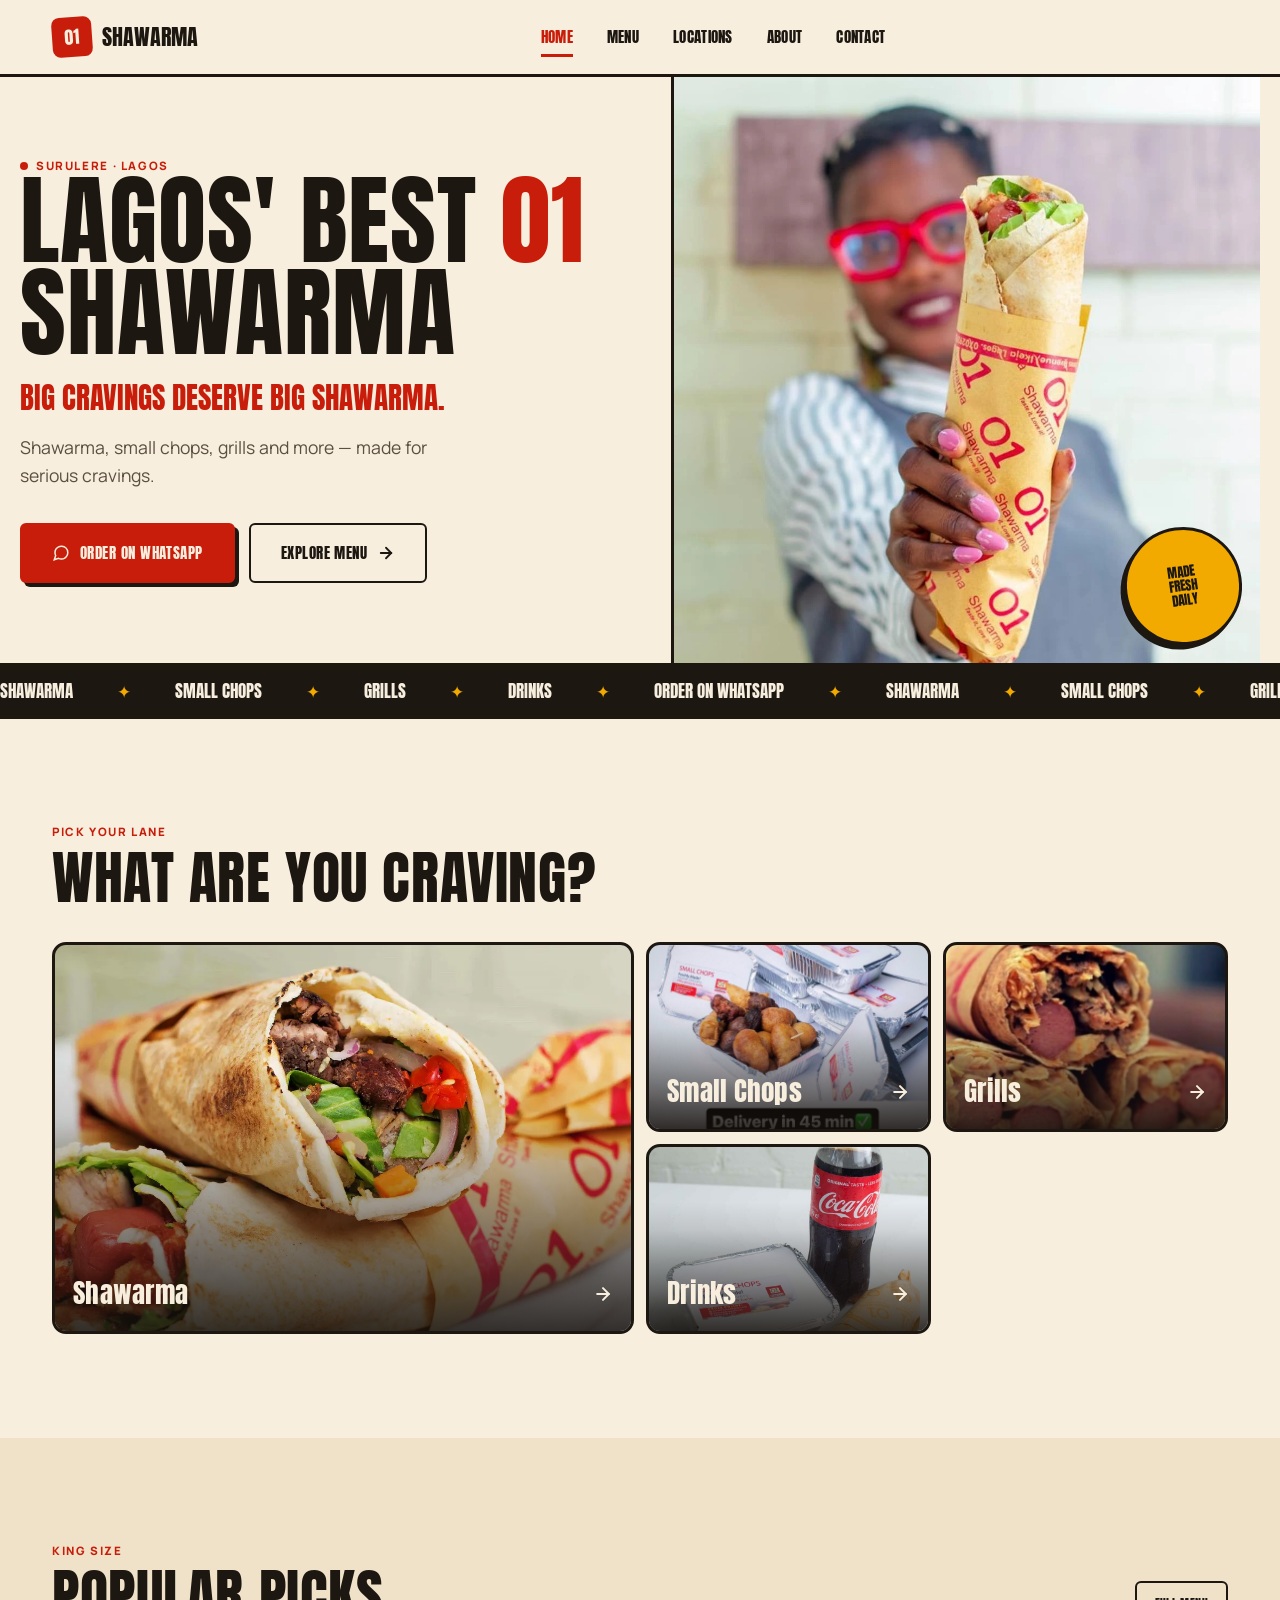
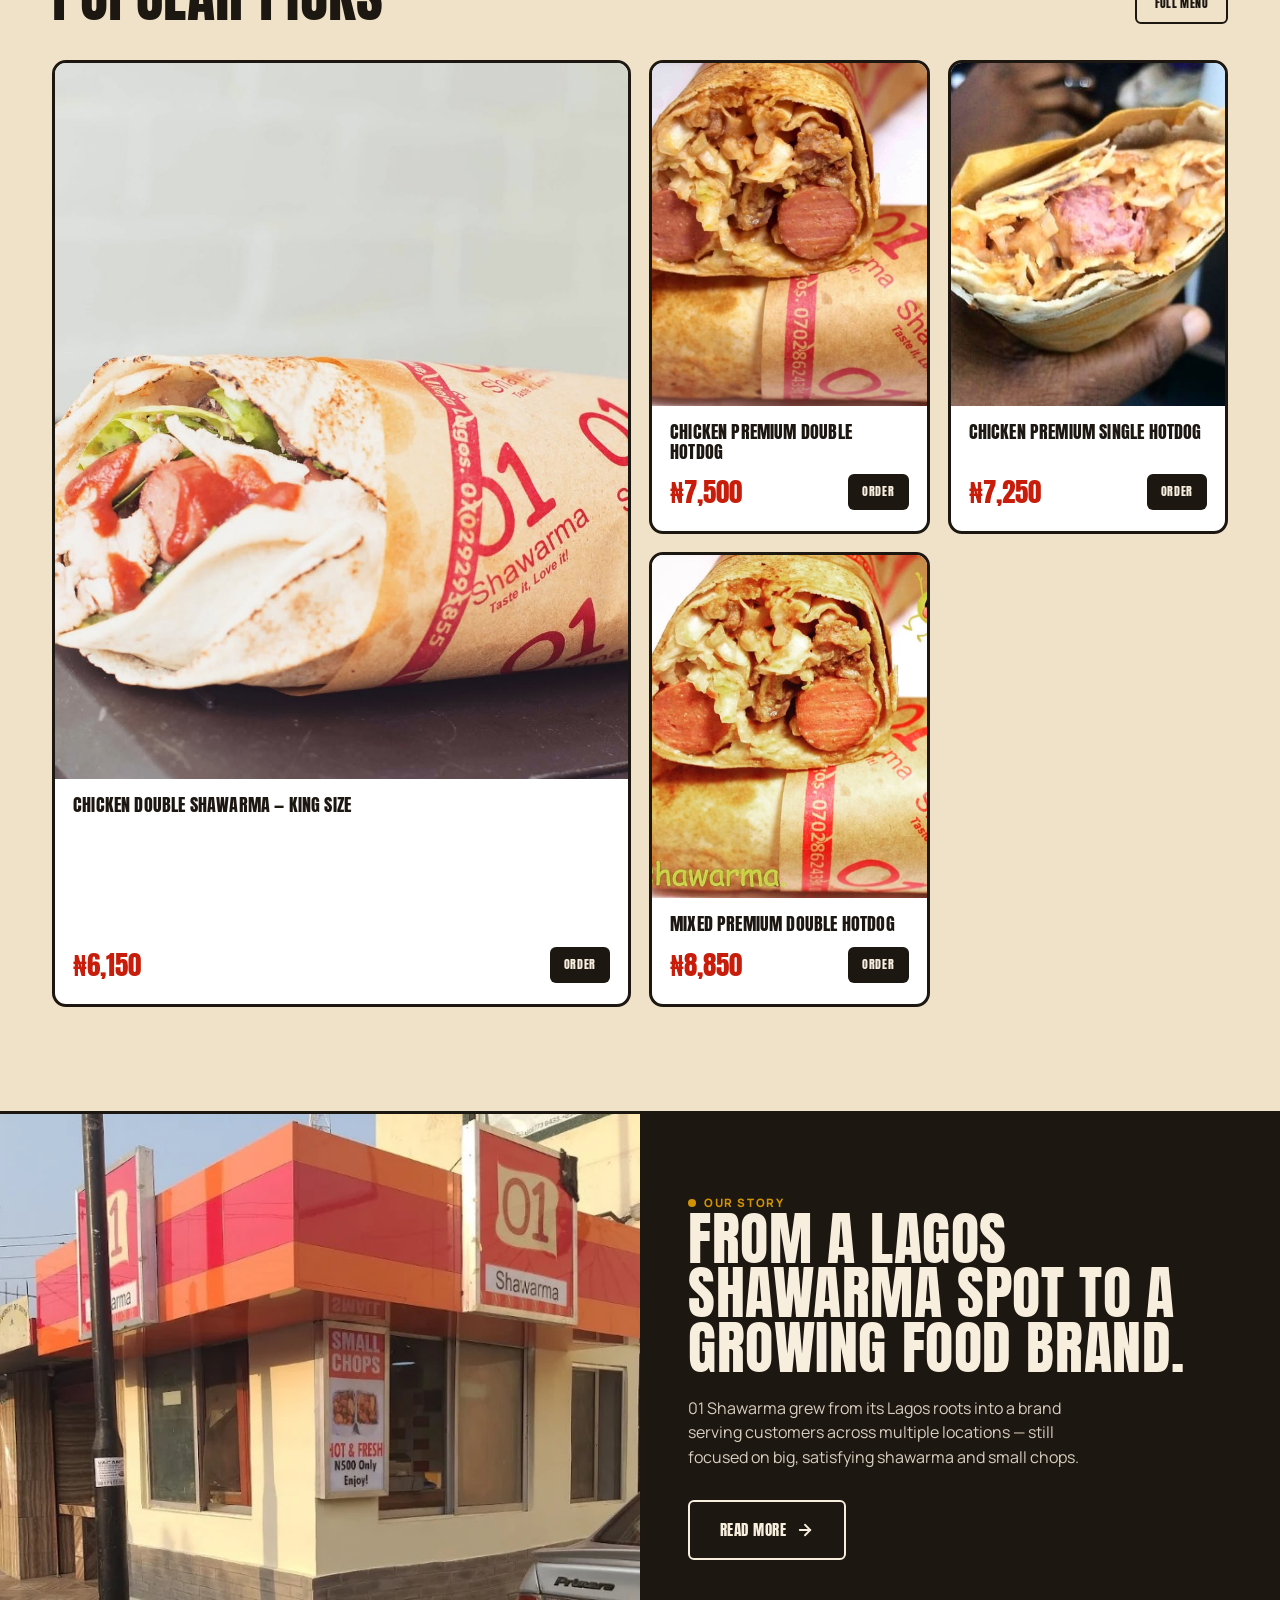
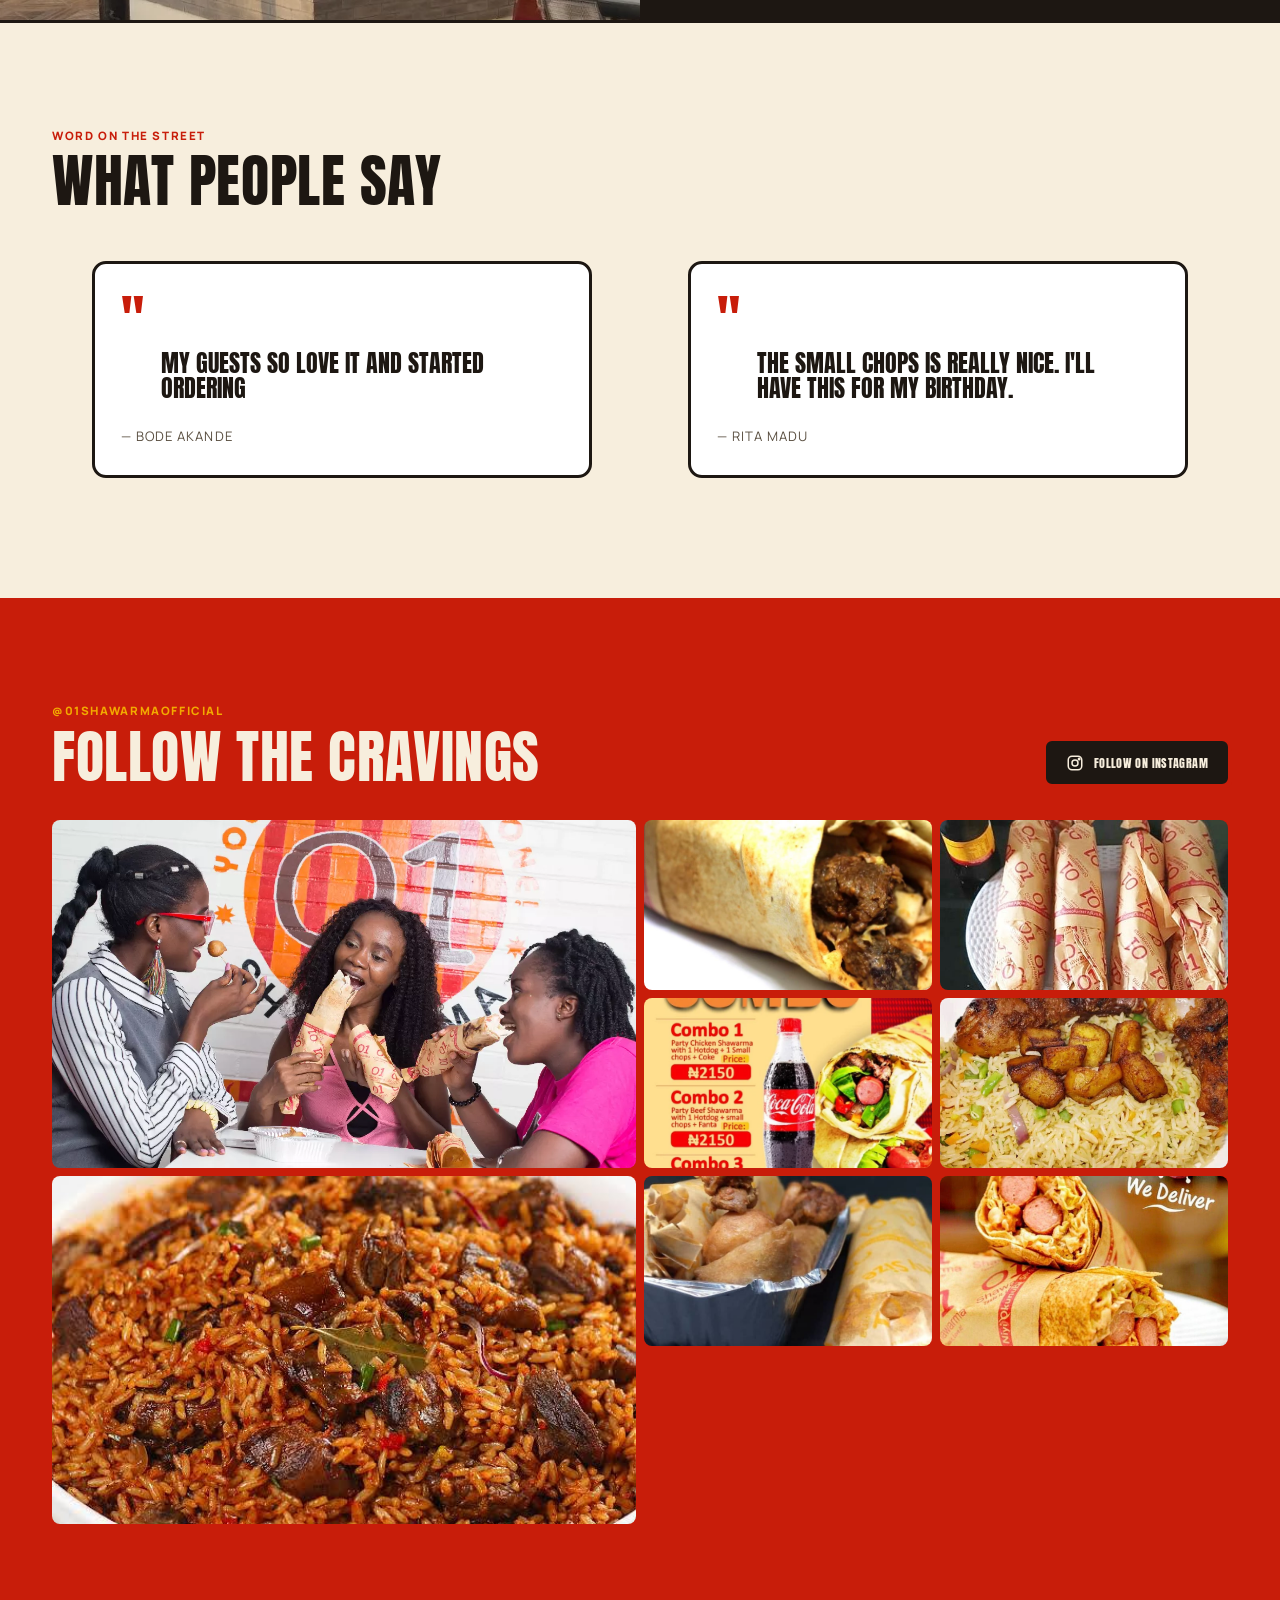
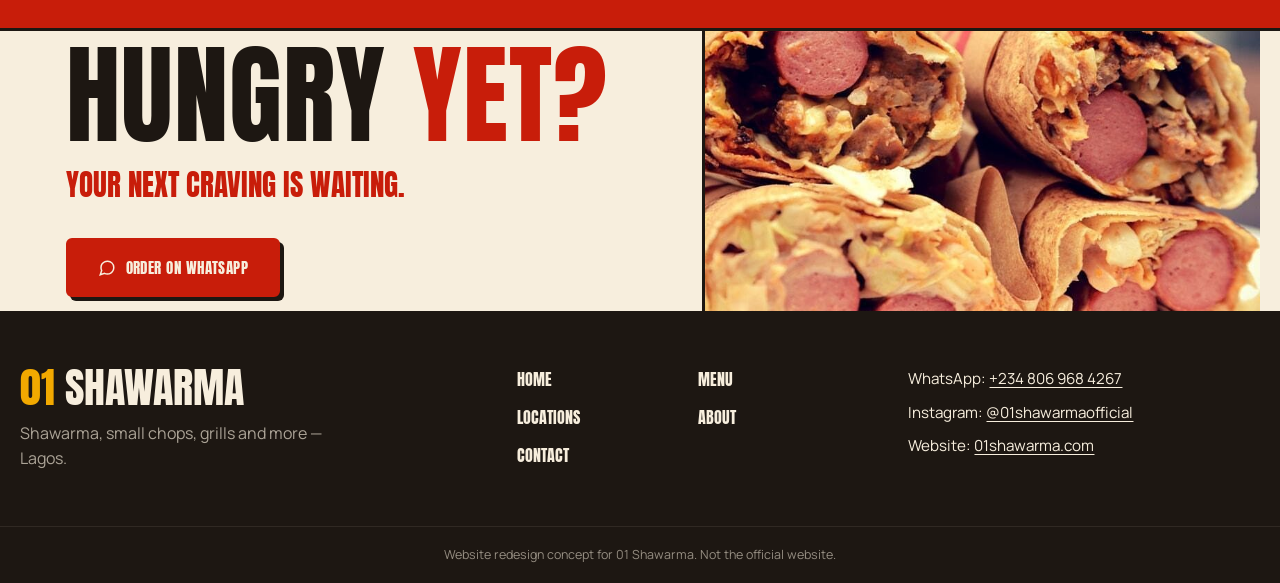
<file: index.html>
<!DOCTYPE html>
<html lang="en">
<head>
<meta charset="UTF-8" />
<meta name="viewport" content="width=device-width, initial-scale=1.0" />
<title>01 Shawarma — Lagos' Best 01 Shawarma | Order on WhatsApp</title>
<meta name="description" content="Big cravings deserve big shawarma. Shawarma, small chops, grills and more in Lagos. Order on WhatsApp." />
<meta property="og:title" content="01 Shawarma — Lagos' Best 01 Shawarma" />
<meta property="og:description" content="Shawarma, small chops, grills and more — made for serious cravings. Order on WhatsApp." />
<link rel="stylesheet" href="css/style.css" />
</head>
<body>

<!-- ======================= NAV ======================= -->
<header class="nav">
  <div class="wrap nav__row">
    <a href="index.html" class="logo" aria-label="01 Shawarma home">
      <span class="logo__mark">01</span> Shawarma
    </a>
    <nav class="nav__links" aria-label="Main">
      <a href="index.html" class="is-active">Home</a>
      <a href="menu.html">Menu</a>
      <a href="locations.html">Locations</a>
      <a href="about.html">About</a>
      <a href="contact.html">Contact</a>
    </nav>
    <div class="nav__actions">
      <a class="btn btn--primary btn--sm nav__whatsapp-desktop" href="https://wa.me/2348069684267?text=Hi%2001%20Shawarma%2C%20I%27d%20like%20to%20place%20an%20order." target="_blank" rel="noopener noreferrer">
        <svg viewBox="0 0 24 24" fill="none" stroke="currentColor" stroke-width="2"><path d="M21 11.5a8.38 8.38 0 0 1-.9 3.8 8.5 8.5 0 0 1-7.6 4.7 8.38 8.38 0 0 1-3.8-.9L3 21l1.9-5.7a8.38 8.38 0 0 1-.9-3.8 8.5 8.5 0 0 1 4.7-7.6 8.38 8.38 0 0 1 3.8-.9h.5a8.48 8.48 0 0 1 8 8v.5z"/></svg>
        Order on WhatsApp
      </a>
      <button class="nav__toggle" data-nav-toggle aria-expanded="false" aria-controls="mobile-nav" aria-label="Open menu">
        <svg width="20" height="20" viewBox="0 0 24 24" fill="none" stroke="currentColor" stroke-width="2.4" stroke-linecap="round"><line x1="3" y1="6" x2="21" y2="6"/><line x1="3" y1="12" x2="21" y2="12"/><line x1="3" y1="18" x2="21" y2="18"/></svg>
      </button>
    </div>
  </div>
  <nav id="mobile-nav" class="mobile-nav" data-mobile-nav aria-label="Mobile">
    <ul>
      <li><a href="index.html" class="is-active">Home</a></li>
      <li><a href="menu.html">Menu</a></li>
      <li><a href="locations.html">Locations</a></li>
      <li><a href="about.html">About</a></li>
      <li><a href="contact.html">Contact</a></li>
    </ul>
    <div class="mobile-nav__cta">
      <a class="btn btn--primary btn--block" href="https://wa.me/2348069684267?text=Hi%2001%20Shawarma%2C%20I%27d%20like%20to%20place%20an%20order." target="_blank" rel="noopener noreferrer">Order on WhatsApp</a>
    </div>
  </nav>
</header>

<!-- ======================= HERO ======================= -->
<section class="hero">
  <div class="wrap" style="padding:0;">
    <div class="hero__grid">
      <div class="hero__copy wrap">
        <p class="tag">Surulere · Lagos</p>
        <h1 class="h1">Lagos' best <span style="color:var(--red)">01</span> shawarma</h1>
        <p class="hero__sub">Big cravings deserve big shawarma.</p>
        <p class="hero__desc">Shawarma, small chops, grills and more — made for serious cravings.</p>
        <div class="hero__ctas">
          <a class="btn btn--primary" href="https://wa.me/2348069684267?text=Hi%2001%20Shawarma%2C%20I%27d%20like%20to%20place%20an%20order." target="_blank" rel="noopener noreferrer">
            <svg viewBox="0 0 24 24" fill="none" stroke="currentColor" stroke-width="2"><path d="M21 11.5a8.38 8.38 0 0 1-.9 3.8 8.5 8.5 0 0 1-7.6 4.7 8.38 8.38 0 0 1-3.8-.9L3 21l1.9-5.7a8.38 8.38 0 0 1-.9-3.8 8.5 8.5 0 0 1 4.7-7.6 8.38 8.38 0 0 1 3.8-.9h.5a8.48 8.48 0 0 1 8 8v.5z"/></svg>
            Order on WhatsApp
          </a>
          <a class="btn btn--outline" href="menu.html">
            Explore Menu
            <svg viewBox="0 0 24 24" fill="none" stroke="currentColor" stroke-width="2.4" stroke-linecap="round"><line x1="5" y1="12" x2="19" y2="12"/><polyline points="12 5 19 12 12 19"/></svg>
          </a>
        </div>
      </div>
      <div class="hero__media">
        <img src="images/hero-shawarma.webp" alt="Close-up of a freshly wrapped 01 Shawarma shawarma" />
        <div class="hero__badge">Made<br />fresh<br />daily</div>
      </div>
    </div>
  </div>
</section>

<!-- ======================= TICKER ======================= -->
<div class="ticker">
  <div class="ticker__track" data-ticker-track>
    <span>Shawarma <span class="dot">✦</span> Small Chops <span class="dot">✦</span> Grills <span class="dot">✦</span> Drinks <span class="dot">✦</span> Order on WhatsApp <span class="dot">✦</span></span>
  </div>
</div>

<!-- ======================= CATEGORIES ======================= -->
<section class="section">
  <div class="wrap">
    <div class="section-head reveal">
      <div>
        <p class="tag">Pick your lane</p>
        <h2 class="h2">What are you craving?</h2>
      </div>
    </div>
    <div class="bento">
      <a class="tile tile--feature" href="menu.html?category=Chicken%20Shawarma">
        <img src="images/cat-shawarma.webp" alt="01 Shawarma Shawarma" />
        <div class="tile__scrim"></div>
        <div class="tile__label">
          <h3>Shawarma</h3>
          <svg viewBox="0 0 24 24" fill="none" stroke="currentColor" stroke-width="2.4" stroke-linecap="round"><line x1="5" y1="12" x2="19" y2="12"/><polyline points="12 5 19 12 12 19"/></svg>
        </div>
      </a>
      <a class="tile" href="menu.html?category=Snacks">
        <img src="images/cat-smallchops.webp" alt="01 Shawarma Small Chops" />
        <div class="tile__scrim"></div>
        <div class="tile__label">
          <h3>Small Chops</h3>
          <svg viewBox="0 0 24 24" fill="none" stroke="currentColor" stroke-width="2.4" stroke-linecap="round"><line x1="5" y1="12" x2="19" y2="12"/><polyline points="12 5 19 12 12 19"/></svg>
        </div>
      </a>
      <a class="tile" href="menu.html?category=Special%2FMixed">
        <img src="images/cat-grills.webp" alt="01 Shawarma Grills" />
        <div class="tile__scrim"></div>
        <div class="tile__label">
          <h3>Grills</h3>
          <svg viewBox="0 0 24 24" fill="none" stroke="currentColor" stroke-width="2.4" stroke-linecap="round"><line x1="5" y1="12" x2="19" y2="12"/><polyline points="12 5 19 12 12 19"/></svg>
        </div>
      </a>
      <a class="tile" href="menu.html?category=Drinks">
        <img src="images/cat-drinks.webp" alt="01 Shawarma Drinks" />
        <div class="tile__scrim"></div>
        <div class="tile__label">
          <h3>Drinks</h3>
          <svg viewBox="0 0 24 24" fill="none" stroke="currentColor" stroke-width="2.4" stroke-linecap="round"><line x1="5" y1="12" x2="19" y2="12"/><polyline points="12 5 19 12 12 19"/></svg>
        </div>
      </a>
    </div>
  </div>
</section>

<!-- ======================= POPULAR PICKS ======================= -->
<section class="section" style="background:var(--cream-dim);">
  <div class="wrap">
    <div class="section-head reveal">
      <div>
        <p class="tag">King size</p>
        <h2 class="h2">Popular picks</h2>
      </div>
      <a href="menu.html" class="btn btn--outline btn--sm">Full menu</a>
    </div>
    <div class="picks-grid">
      <article class="card-product">
        <div class="card-product__media"><img src="images/pick-1.jpg" alt="Chicken Double Shawarma, King Size" /></div>
        <div class="card-product__body">
          <h3 class="card-product__name">Chicken Double Shawarma — King Size</h3>
          <div class="card-product__row">
            <span class="price">₦6,150</span>
            <a class="card-product__order" href="https://wa.me/2348069684267?text=Hi%2001%20Shawarma%2C%20I%27d%20like%20to%20order%3A%20Chicken%20Double%20Shawarma%20%E2%80%94%20King%20Size" target="_blank" rel="noopener noreferrer">Order</a>
          </div>
        </div>
      </article>
      <article class="card-product">
        <div class="card-product__media"><img src="images/pick-2.webp" alt="Chicken Premium Double Hotdog, King Size" /></div>
        <div class="card-product__body">
          <h3 class="card-product__name">Chicken Premium Double Hotdog</h3>
          <div class="card-product__row">
            <span class="price">₦7,500</span>
            <a class="card-product__order" href="https://wa.me/2348069684267?text=Hi%2001%20Shawarma%2C%20I%27d%20like%20to%20order%3A%20Chicken%20Premium%20Double%20Hotdog%20%E2%80%94%20King%20Size" target="_blank" rel="noopener noreferrer">Order</a>
          </div>
        </div>
      </article>
      <article class="card-product">
        <div class="card-product__media"><img src="images/pick-3.jpg" alt="Chicken Premium Single Hotdog, King Size" /></div>
        <div class="card-product__body">
          <h3 class="card-product__name">Chicken Premium Single Hotdog</h3>
          <div class="card-product__row">
            <span class="price">₦7,250</span>
            <a class="card-product__order" href="https://wa.me/2348069684267?text=Hi%2001%20Shawarma%2C%20I%27d%20like%20to%20order%3A%20Chicken%20Premium%20Single%20Hotdog%20%E2%80%94%20King%20Size" target="_blank" rel="noopener noreferrer">Order</a>
          </div>
        </div>
      </article>
      <article class="card-product">
        <div class="card-product__media"><img src="images/pick-4.jpg" alt="Mixed Premium Double Hotdog, King Size" /></div>
        <div class="card-product__body">
          <h3 class="card-product__name">Mixed Premium Double Hotdog</h3>
          <div class="card-product__row">
            <span class="price">₦8,850</span>
            <a class="card-product__order" href="https://wa.me/2348069684267?text=Hi%2001%20Shawarma%2C%20I%27d%20like%20to%20order%3A%20Mixed%20Premium%20Double%20Hotdog%20%E2%80%94%20King%20Size" target="_blank" rel="noopener noreferrer">Order</a>
          </div>
        </div>
      </article>
    </div>
  </div>
</section>

<!-- ======================= STORY ======================= -->
<section class="split">
  <div class="split__media"><img src="images/story-kitchen.webp" alt="01 Shawarma staff preparing food in store" /></div>
  <div class="split__copy">
    <p class="tag">Our story</p>
    <h2 class="h2">From a Lagos shawarma spot to a growing food brand.</h2>
    <p>01 Shawarma grew from its Lagos roots into a brand serving customers across multiple locations — still focused on big, satisfying shawarma and small chops.</p>
    <a class="btn btn--outline" href="about.html" style="border-color:var(--cream); color:var(--cream);">
      Read more
      <svg viewBox="0 0 24 24" fill="none" stroke="currentColor" stroke-width="2.4" stroke-linecap="round"><line x1="5" y1="12" x2="19" y2="12"/><polyline points="12 5 19 12 12 19"/></svg>
    </a>
  </div>
</section>

<!-- ======================= TESTIMONIALS ======================= -->
<section class="section">
  <div class="wrap">
    <div class="section-head reveal">
      <div>
        <p class="tag">Word on the street</p>
        <h2 class="h2">What people say</h2>
      </div>
    </div>
    <div class="testimonials">
      <figure class="testimonial">
        <div class="testimonial__mark" aria-hidden="true">"</div>
        <blockquote class="testimonial__quote">My guests so love it and started ordering</blockquote>
        <figcaption class="testimonial__author">— Bode Akande</figcaption>
      </figure>
      <figure class="testimonial">
        <div class="testimonial__mark" aria-hidden="true">"</div>
        <blockquote class="testimonial__quote">The small chops is really nice. I'll have this for my birthday.</blockquote>
        <figcaption class="testimonial__author">— Rita Madu</figcaption>
      </figure>
    </div>
  </div>
</section>

<!-- ======================= INSTAGRAM ======================= -->
<section class="section insta-section">
  <div class="wrap">
    <div class="section-head reveal">
      <div>
        <p class="tag">@01shawarmaofficial</p>
        <h2 class="h2">Follow the cravings</h2>
      </div>
      <a href="https://instagram.com/01shawarmaofficial" target="_blank" rel="noopener noreferrer" class="btn btn--dark btn--sm">
        <svg viewBox="0 0 24 24" fill="none" stroke="currentColor" stroke-width="2"><rect x="3" y="3" width="18" height="18" rx="5"/><circle cx="12" cy="12" r="4"/><circle cx="17.5" cy="6.5" r="1"/></svg>
        Follow on Instagram
      </a>
    </div>
    <div class="collage">
      <a class="span-2" href="https://instagram.com/01shawarmaofficial" target="_blank" rel="noopener noreferrer" aria-label="01 Shawarma Instagram post 1"><img src="images/insta-1.webp" alt="01 Shawarma Instagram photo 1" /></a>
      <a href="https://instagram.com/01shawarmaofficial" target="_blank" rel="noopener noreferrer" aria-label="01 Shawarma Instagram post 2"><img src="images/insta-2.webp" alt="01 Shawarma Instagram photo 2" /></a>
      <a href="https://instagram.com/01shawarmaofficial" target="_blank" rel="noopener noreferrer" aria-label="01 Shawarma Instagram post 3"><img src="images/insta-3.jpg" alt="01 Shawarma Instagram photo 3" /></a>
      <a href="https://instagram.com/01shawarmaofficial" target="_blank" rel="noopener noreferrer" aria-label="01 Shawarma Instagram post 4"><img src="images/insta-4.webp" alt="01 Shawarma Instagram photo 4" /></a>
      <a href="https://instagram.com/01shawarmaofficial" target="_blank" rel="noopener noreferrer" aria-label="01 Shawarma Instagram post 5"><img src="images/insta-5.jpg" alt="01 Shawarma Instagram photo 5" /></a>
      <a class="span-2" href="https://instagram.com/01shawarmaofficial" target="_blank" rel="noopener noreferrer" aria-label="01 Shawarma Instagram post 6"><img src="images/insta-6.jpg" alt="01 Shawarma Instagram photo 6" /></a>
      <a href="https://instagram.com/01shawarmaofficial" target="_blank" rel="noopener noreferrer" aria-label="01 Shawarma Instagram post 7"><img src="images/insta-7.jpg" alt="01 Shawarma Instagram photo 7" /></a>
      <a href="https://instagram.com/01shawarmaofficial" target="_blank" rel="noopener noreferrer" aria-label="01 Shawarma Instagram post 8"><img src="images/insta-8.jpg" alt="01 Shawarma Instagram photo 8" /></a>
    </div>
  </div>
</section>

<!-- ======================= FINAL CTA ======================= -->
<section class="final-cta">
  <div class="wrap" style="padding:0;">
    <div class="final-cta__grid">
      <div class="final-cta__copy wrap">
        <h2 class="h1">Hungry <span>yet?</span></h2>
        <p class="hero__sub">Your next craving is waiting.</p>
        <a class="btn btn--primary" style="margin-top:30px; align-self:flex-start;" href="https://wa.me/2348069684267?text=Hi%2001%20Shawarma%2C%20I%27d%20like%20to%20place%20an%20order." target="_blank" rel="noopener noreferrer">
          <svg viewBox="0 0 24 24" fill="none" stroke="currentColor" stroke-width="2"><path d="M21 11.5a8.38 8.38 0 0 1-.9 3.8 8.5 8.5 0 0 1-7.6 4.7 8.38 8.38 0 0 1-3.8-.9L3 21l1.9-5.7a8.38 8.38 0 0 1-.9-3.8 8.5 8.5 0 0 1 4.7-7.6 8.38 8.38 0 0 1 3.8-.9h.5a8.48 8.48 0 0 1 8 8v.5z"/></svg>
          Order on WhatsApp
        </a>
      </div>
      <div class="final-cta__media"><img src="images/final-cta.jpg" alt="Close-up of 01 Shawarma food" /></div>
    </div>
  </div>
</section>

<!-- ======================= FOOTER ======================= -->
<footer class="footer">
  <div class="wrap footer__grid">
    <div>
      <p class="footer__brand"><span>01</span> Shawarma</p>
      <p class="footer__tag">Shawarma, small chops, grills and more — Lagos.</p>
    </div>
    <nav class="footer__links" aria-label="Footer">
      <a href="index.html">Home</a>
      <a href="menu.html">Menu</a>
      <a href="locations.html">Locations</a>
      <a href="about.html">About</a>
      <a href="contact.html">Contact</a>
    </nav>
    <div class="footer__contact">
      <p>WhatsApp: <a href="https://wa.me/2348069684267?text=Hi%2001%20Shawarma%2C%20I%27d%20like%20to%20place%20an%20order." target="_blank" rel="noopener noreferrer">+234 806 968 4267</a></p>
      <p>Instagram: <a href="https://instagram.com/01shawarmaofficial" target="_blank" rel="noopener noreferrer">@01shawarmaofficial</a></p>
      <p>Website: <a href="https://mahmud-b.github.io/01shawarma/" target="_blank" rel="noopener noreferrer">01shawarma.com</a></p>
    </div>
  </div>
  <div class="footer__bottom">Website redesign concept for 01 Shawarma. Not the official website.</div>
</footer>

<!-- Pinned WhatsApp bar on phones -->
<div class="mobile-order-bar">
  <a class="btn btn--primary btn--block" href="https://wa.me/2348069684267?text=Hi%2001%20Shawarma%2C%20I%27d%20like%20to%20place%20an%20order." target="_blank" rel="noopener noreferrer">
    <svg viewBox="0 0 24 24" fill="none" stroke="currentColor" stroke-width="2"><path d="M21 11.5a8.38 8.38 0 0 1-.9 3.8 8.5 8.5 0 0 1-7.6 4.7 8.38 8.38 0 0 1-3.8-.9L3 21l1.9-5.7a8.38 8.38 0 0 1-.9-3.8 8.5 8.5 0 0 1 4.7-7.6 8.38 8.38 0 0 1 3.8-.9h.5a8.48 8.48 0 0 1 8 8v.5z"/></svg>
    Order on WhatsApp
  </a>
</div>

<script src="js/script.js"></script>
</body>
</html>
</file>
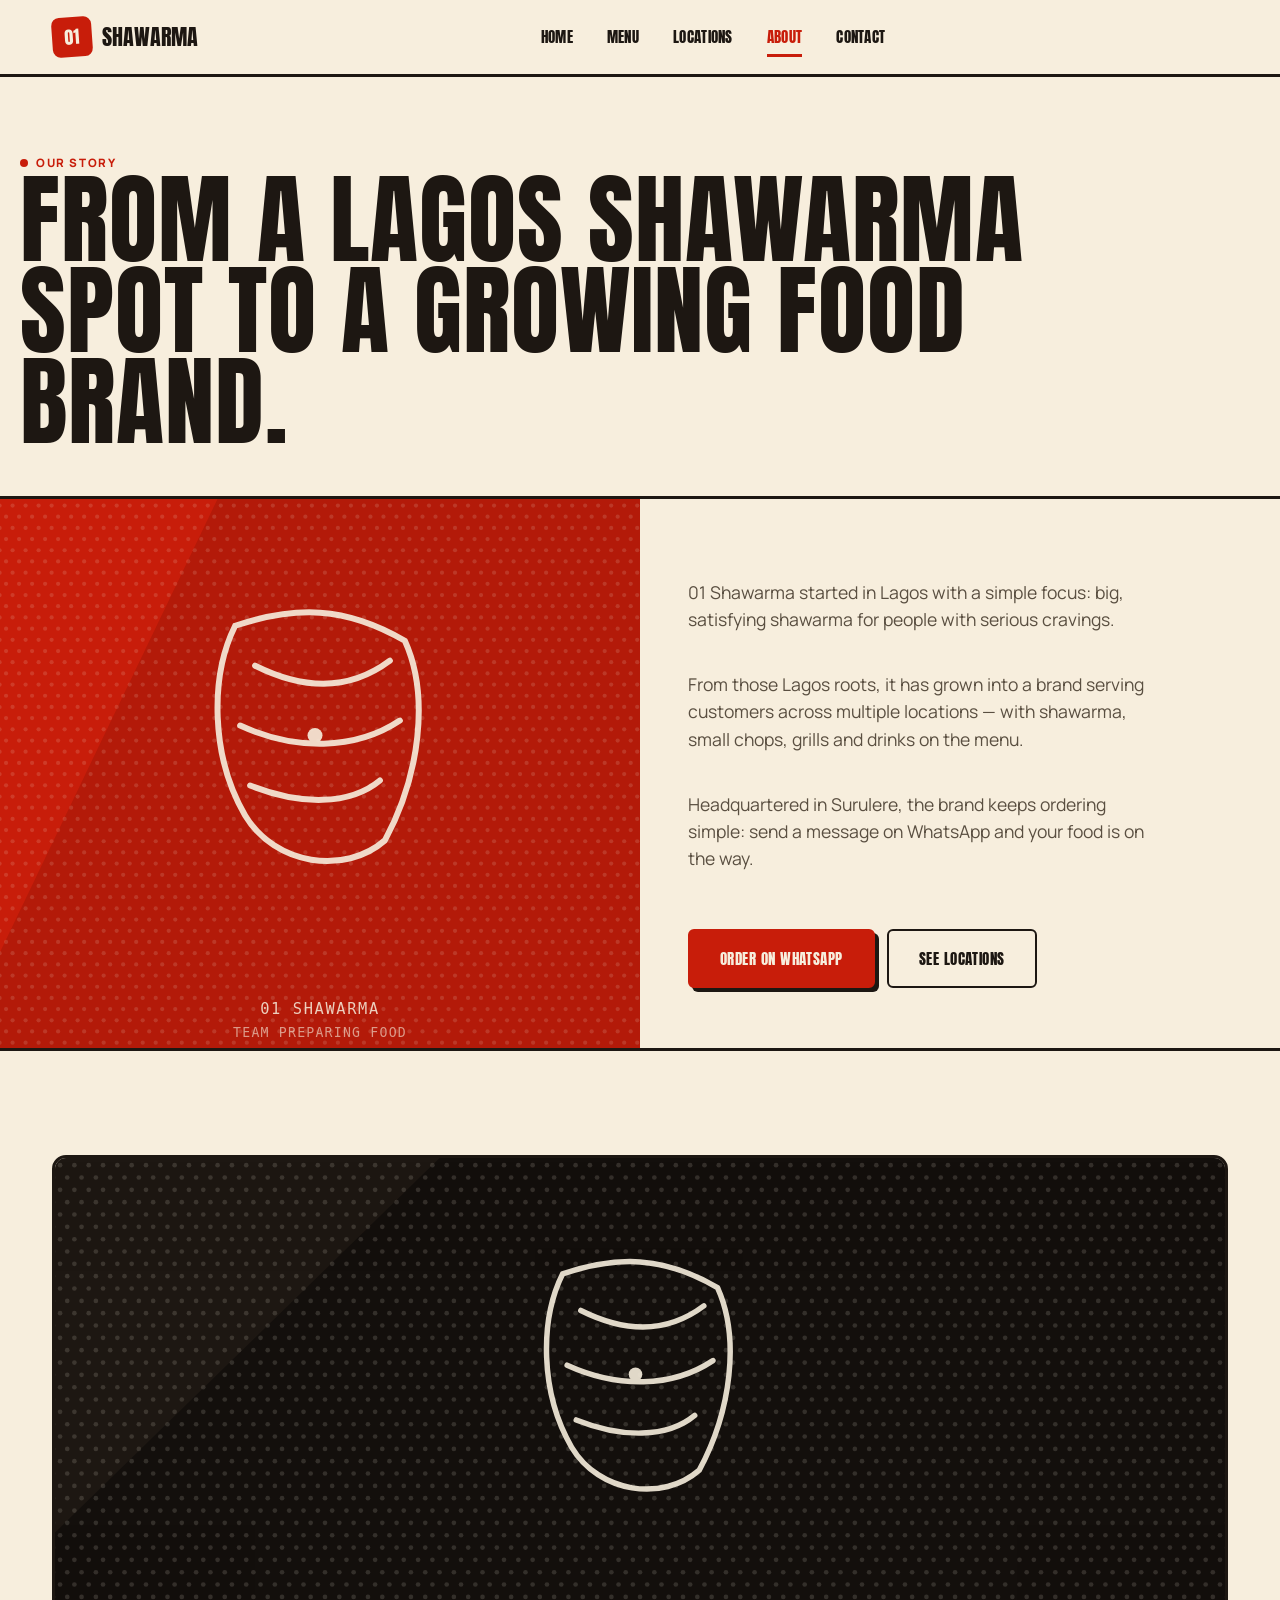
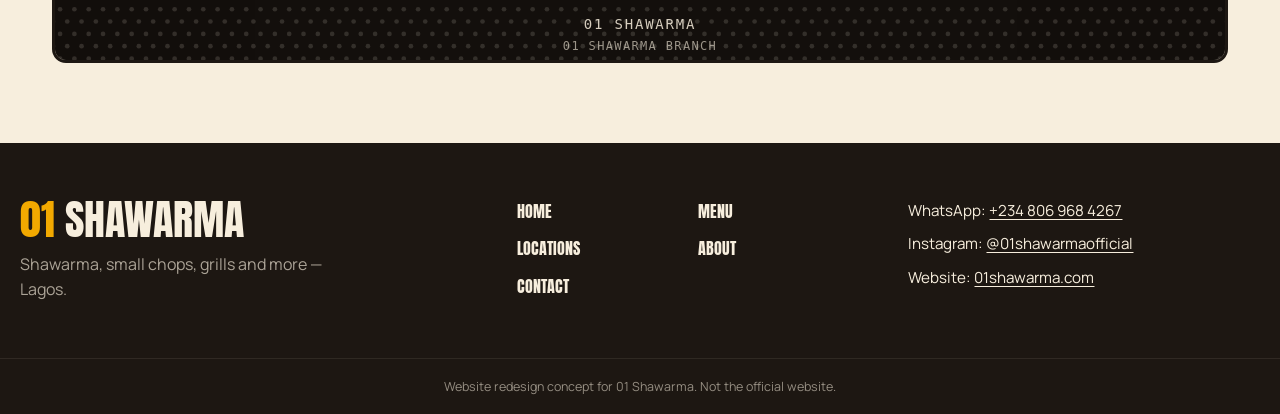
<file: about.html>
<!DOCTYPE html>
<html lang="en">
<head>
<meta charset="UTF-8" />
<meta name="viewport" content="width=device-width, initial-scale=1.0" />
<title>About — The 01 Shawarma Story</title>
<meta name="description" content="From a Lagos shawarma spot to a growing food brand serving customers across multiple locations." />
<meta property="og:title" content="About 01 Shawarma" />
<meta property="og:description" content="From a Lagos shawarma spot to a growing food brand." />
<link rel="stylesheet" href="css/style.css" />
</head>
<body>

<header class="nav">
  <div class="wrap nav__row">
    <a href="index.html" class="logo" aria-label="01 Shawarma home"><span class="logo__mark">01</span> Shawarma</a>
    <nav class="nav__links" aria-label="Main">
      <a href="index.html">Home</a>
      <a href="menu.html">Menu</a>
      <a href="locations.html">Locations</a>
      <a href="about.html" class="is-active">About</a>
      <a href="contact.html">Contact</a>
    </nav>
    <div class="nav__actions">
      <a class="btn btn--primary btn--sm nav__whatsapp-desktop" href="https://wa.me/2348069684267?text=Hi%2001%20Shawarma%2C%20I%27d%20like%20to%20place%20an%20order." target="_blank" rel="noopener noreferrer">
        <svg viewBox="0 0 24 24" fill="none" stroke="currentColor" stroke-width="2"><path d="M21 11.5a8.38 8.38 0 0 1-.9 3.8 8.5 8.5 0 0 1-7.6 4.7 8.38 8.38 0 0 1-3.8-.9L3 21l1.9-5.7a8.38 8.38 0 0 1-.9-3.8 8.5 8.5 0 0 1 4.7-7.6 8.38 8.38 0 0 1 3.8-.9h.5a8.48 8.48 0 0 1 8 8v.5z"/></svg>
        Order on WhatsApp
      </a>
      <button class="nav__toggle" data-nav-toggle aria-expanded="false" aria-controls="mobile-nav" aria-label="Open menu">
        <svg width="20" height="20" viewBox="0 0 24 24" fill="none" stroke="currentColor" stroke-width="2.4" stroke-linecap="round"><line x1="3" y1="6" x2="21" y2="6"/><line x1="3" y1="12" x2="21" y2="12"/><line x1="3" y1="18" x2="21" y2="18"/></svg>
      </button>
    </div>
  </div>
  <nav id="mobile-nav" class="mobile-nav" data-mobile-nav aria-label="Mobile">
    <ul>
      <li><a href="index.html">Home</a></li>
      <li><a href="menu.html">Menu</a></li>
      <li><a href="locations.html">Locations</a></li>
      <li><a href="about.html" class="is-active">About</a></li>
      <li><a href="contact.html">Contact</a></li>
    </ul>
    <div class="mobile-nav__cta">
      <a class="btn btn--primary btn--block" href="https://wa.me/2348069684267?text=Hi%2001%20Shawarma%2C%20I%27d%20like%20to%20place%20an%20order." target="_blank" rel="noopener noreferrer">Order on WhatsApp</a>
    </div>
  </nav>
</header>

<section class="wrap page-head">
  <p class="tag">Our story</p>
  <h1 class="h1" style="max-width:22ch;">From a Lagos shawarma spot to a growing food brand.</h1>
</section>

<section class="split">
  <div class="split__media"><img src="images/about-team.svg" alt="01 Shawarma team preparing shawarma in store" /></div>
  <div class="split__copy split__copy--light about-copy">
    <p>01 Shawarma started in Lagos with a simple focus: big, satisfying shawarma for people with serious cravings.</p>
    <p>From those Lagos roots, it has grown into a brand serving customers across multiple locations — with shawarma, small chops, grills and drinks on the menu.</p>
    <p>Headquartered in Surulere, the brand keeps ordering simple: send a message on WhatsApp and your food is on the way.</p>
    <div class="btn-row">
      <a class="btn btn--primary" href="https://wa.me/2348069684267?text=Hi%2001%20Shawarma%2C%20I%27d%20like%20to%20place%20an%20order." target="_blank" rel="noopener noreferrer">Order on WhatsApp</a>
      <a class="btn btn--outline" href="locations.html">See locations</a>
    </div>
  </div>
</section>

<div class="wrap">
  <div class="about-banner">
    <img src="images/about-branch.svg" alt="Exterior of a 01 Shawarma branch in Lagos" />
  </div>
</div>

<div style="height:80px;"></div>

<footer class="footer">
  <div class="wrap footer__grid">
    <div>
      <p class="footer__brand"><span>01</span> Shawarma</p>
      <p class="footer__tag">Shawarma, small chops, grills and more — Lagos.</p>
    </div>
    <nav class="footer__links" aria-label="Footer">
      <a href="index.html">Home</a>
      <a href="menu.html">Menu</a>
      <a href="locations.html">Locations</a>
      <a href="about.html">About</a>
      <a href="contact.html">Contact</a>
    </nav>
    <div class="footer__contact">
      <p>WhatsApp: <a href="https://wa.me/2348069684267?text=Hi%2001%20Shawarma%2C%20I%27d%20like%20to%20place%20an%20order." target="_blank" rel="noopener noreferrer">+234 806 968 4267</a></p>
      <p>Instagram: <a href="https://instagram.com/01shawarmaofficial" target="_blank" rel="noopener noreferrer">@01shawarmaofficial</a></p>
      <p>Website: <a href="https://01shawarma.com" target="_blank" rel="noopener noreferrer">01shawarma.com</a></p>
    </div>
  </div>
  <div class="footer__bottom">Website redesign concept for 01 Shawarma. Not the official website.</div>
</footer>

<div class="mobile-order-bar">
  <a class="btn btn--primary btn--block" href="https://wa.me/2348069684267?text=Hi%2001%20Shawarma%2C%20I%27d%20like%20to%20place%20an%20order." target="_blank" rel="noopener noreferrer">
    <svg viewBox="0 0 24 24" fill="none" stroke="currentColor" stroke-width="2"><path d="M21 11.5a8.38 8.38 0 0 1-.9 3.8 8.5 8.5 0 0 1-7.6 4.7 8.38 8.38 0 0 1-3.8-.9L3 21l1.9-5.7a8.38 8.38 0 0 1-.9-3.8 8.5 8.5 0 0 1 4.7-7.6 8.38 8.38 0 0 1 3.8-.9h.5a8.48 8.48 0 0 1 8 8v.5z"/></svg>
    Order on WhatsApp
  </a>
</div>

<script src="js/script.js"></script>
</body>
</html>
</file>
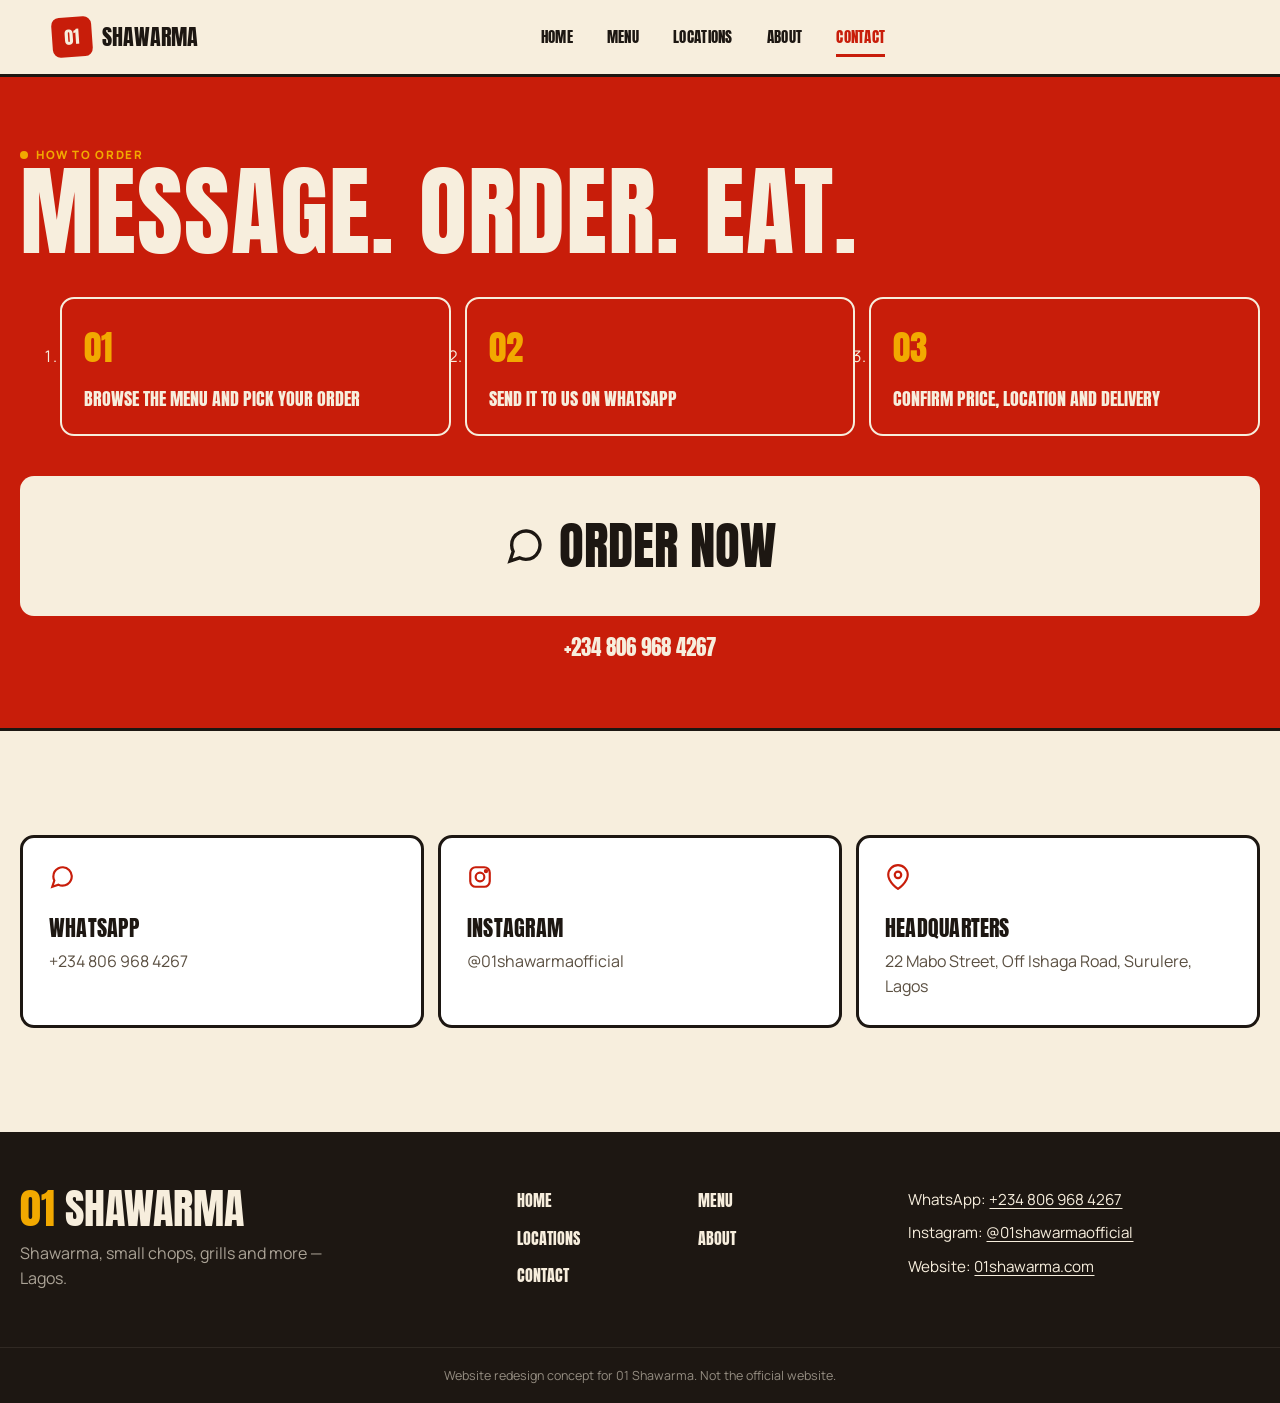
<file: contact.html>
<!DOCTYPE html>
<html lang="en">
<head>
<meta charset="UTF-8" />
<meta name="viewport" content="width=device-width, initial-scale=1.0" />
<title>Order &amp; Contact — 01 Shawarma on WhatsApp</title>
<meta name="description" content="Order 01 Shawarma on WhatsApp at +234 806 968 4267. Headquarters: 22 Mabo Street, Off Ishaga Road, Surulere, Lagos." />
<meta property="og:title" content="Order 01 Shawarma on WhatsApp" />
<meta property="og:description" content="Message +234 806 968 4267 to order shawarma, small chops and more." />
<link rel="stylesheet" href="css/style.css" />
</head>
<body>

<header class="nav">
  <div class="wrap nav__row">
    <a href="index.html" class="logo" aria-label="01 Shawarma home"><span class="logo__mark">01</span> Shawarma</a>
    <nav class="nav__links" aria-label="Main">
      <a href="index.html">Home</a>
      <a href="menu.html">Menu</a>
      <a href="locations.html">Locations</a>
      <a href="about.html">About</a>
      <a href="contact.html" class="is-active">Contact</a>
    </nav>
    <div class="nav__actions">
      <a class="btn btn--primary btn--sm nav__whatsapp-desktop" href="https://wa.me/2348069684267?text=Hi%2001%20Shawarma%2C%20I%27d%20like%20to%20place%20an%20order." target="_blank" rel="noopener noreferrer">
        <svg viewBox="0 0 24 24" fill="none" stroke="currentColor" stroke-width="2"><path d="M21 11.5a8.38 8.38 0 0 1-.9 3.8 8.5 8.5 0 0 1-7.6 4.7 8.38 8.38 0 0 1-3.8-.9L3 21l1.9-5.7a8.38 8.38 0 0 1-.9-3.8 8.5 8.5 0 0 1 4.7-7.6 8.38 8.38 0 0 1 3.8-.9h.5a8.48 8.48 0 0 1 8 8v.5z"/></svg>
        Order on WhatsApp
      </a>
      <button class="nav__toggle" data-nav-toggle aria-expanded="false" aria-controls="mobile-nav" aria-label="Open menu">
        <svg width="20" height="20" viewBox="0 0 24 24" fill="none" stroke="currentColor" stroke-width="2.4" stroke-linecap="round"><line x1="3" y1="6" x2="21" y2="6"/><line x1="3" y1="12" x2="21" y2="12"/><line x1="3" y1="18" x2="21" y2="18"/></svg>
      </button>
    </div>
  </div>
  <nav id="mobile-nav" class="mobile-nav" data-mobile-nav aria-label="Mobile">
    <ul>
      <li><a href="index.html">Home</a></li>
      <li><a href="menu.html">Menu</a></li>
      <li><a href="locations.html">Locations</a></li>
      <li><a href="about.html">About</a></li>
      <li><a href="contact.html" class="is-active">Contact</a></li>
    </ul>
    <div class="mobile-nav__cta">
      <a class="btn btn--primary btn--block" href="https://wa.me/2348069684267?text=Hi%2001%20Shawarma%2C%20I%27d%20like%20to%20place%20an%20order." target="_blank" rel="noopener noreferrer">Order on WhatsApp</a>
    </div>
  </nav>
</header>

<section class="contact-hero">
  <div class="wrap section--tight">
    <p class="tag">How to order</p>
    <h1 class="h1">Message. Order. Eat.</h1>

    <ol class="steps">
      <li class="step"><span class="step__num">01</span><p>Browse the menu and pick your order</p></li>
      <li class="step"><span class="step__num">02</span><p>Send it to us on WhatsApp</p></li>
      <li class="step"><span class="step__num">03</span><p>Confirm price, location and delivery</p></li>
    </ol>

    <a class="order-now" href="https://wa.me/2348069684267?text=Hi%2001%20Shawarma%2C%20I%27d%20like%20to%20place%20an%20order." target="_blank" rel="noopener noreferrer">
      <svg viewBox="0 0 24 24" fill="none" stroke="currentColor" stroke-width="2"><path d="M21 11.5a8.38 8.38 0 0 1-.9 3.8 8.5 8.5 0 0 1-7.6 4.7 8.38 8.38 0 0 1-3.8-.9L3 21l1.9-5.7a8.38 8.38 0 0 1-.9-3.8 8.5 8.5 0 0 1 4.7-7.6 8.38 8.38 0 0 1 3.8-.9h.5a8.48 8.48 0 0 1 8 8v.5z"/></svg>
      Order now
    </a>
    <p class="order-phone">+234 806 968 4267</p>
  </div>
</section>

<section class="wrap section">
  <div class="contact-cards">
    <a class="contact-card" href="https://wa.me/2348069684267?text=Hi%2001%20Shawarma%2C%20I%27d%20like%20to%20place%20an%20order." target="_blank" rel="noopener noreferrer">
      <svg viewBox="0 0 24 24" fill="none" stroke="currentColor" stroke-width="2"><path d="M21 11.5a8.38 8.38 0 0 1-.9 3.8 8.5 8.5 0 0 1-7.6 4.7 8.38 8.38 0 0 1-3.8-.9L3 21l1.9-5.7a8.38 8.38 0 0 1-.9-3.8 8.5 8.5 0 0 1 4.7-7.6 8.38 8.38 0 0 1 3.8-.9h.5a8.48 8.48 0 0 1 8 8v.5z"/></svg>
      <h2>WhatsApp</h2>
      <p>+234 806 968 4267</p>
    </a>
    <a class="contact-card" href="https://instagram.com/01shawarmaofficial" target="_blank" rel="noopener noreferrer">
      <svg viewBox="0 0 24 24" fill="none" stroke="currentColor" stroke-width="2"><rect x="3" y="3" width="18" height="18" rx="5"/><circle cx="12" cy="12" r="4"/><circle cx="17.5" cy="6.5" r="1"/></svg>
      <h2>Instagram</h2>
      <p>@01shawarmaofficial</p>
    </a>
    <div class="contact-card">
      <svg viewBox="0 0 24 24" fill="none" stroke="currentColor" stroke-width="2"><path d="M21 10c0 7-9 13-9 13s-9-6-9-13a9 9 0 0 1 18 0z"/><circle cx="12" cy="10" r="3"/></svg>
      <h2>Headquarters</h2>
      <p>22 Mabo Street, Off Ishaga Road, Surulere, Lagos</p>
    </div>
  </div>
</section>

<footer class="footer">
  <div class="wrap footer__grid">
    <div>
      <p class="footer__brand"><span>01</span> Shawarma</p>
      <p class="footer__tag">Shawarma, small chops, grills and more — Lagos.</p>
    </div>
    <nav class="footer__links" aria-label="Footer">
      <a href="index.html">Home</a>
      <a href="menu.html">Menu</a>
      <a href="locations.html">Locations</a>
      <a href="about.html">About</a>
      <a href="contact.html">Contact</a>
    </nav>
    <div class="footer__contact">
      <p>WhatsApp: <a href="https://wa.me/2348069684267?text=Hi%2001%20Shawarma%2C%20I%27d%20like%20to%20place%20an%20order." target="_blank" rel="noopener noreferrer">+234 806 968 4267</a></p>
      <p>Instagram: <a href="https://instagram.com/01shawarmaofficial" target="_blank" rel="noopener noreferrer">@01shawarmaofficial</a></p>
      <p>Website: <a href="https://01shawarma.com" target="_blank" rel="noopener noreferrer">01shawarma.com</a></p>
    </div>
  </div>
  <div class="footer__bottom">Website redesign concept for 01 Shawarma. Not the official website.</div>
</footer>

<div class="mobile-order-bar">
  <a class="btn btn--primary btn--block" href="https://wa.me/2348069684267?text=Hi%2001%20Shawarma%2C%20I%27d%20like%20to%20place%20an%20order." target="_blank" rel="noopener noreferrer">
    <svg viewBox="0 0 24 24" fill="none" stroke="currentColor" stroke-width="2"><path d="M21 11.5a8.38 8.38 0 0 1-.9 3.8 8.5 8.5 0 0 1-7.6 4.7 8.38 8.38 0 0 1-3.8-.9L3 21l1.9-5.7a8.38 8.38 0 0 1-.9-3.8 8.5 8.5 0 0 1 4.7-7.6 8.38 8.38 0 0 1 3.8-.9h.5a8.48 8.48 0 0 1 8 8v.5z"/></svg>
    Order on WhatsApp
  </a>
</div>

<script src="js/script.js"></script>
</body>
</html>
</file>
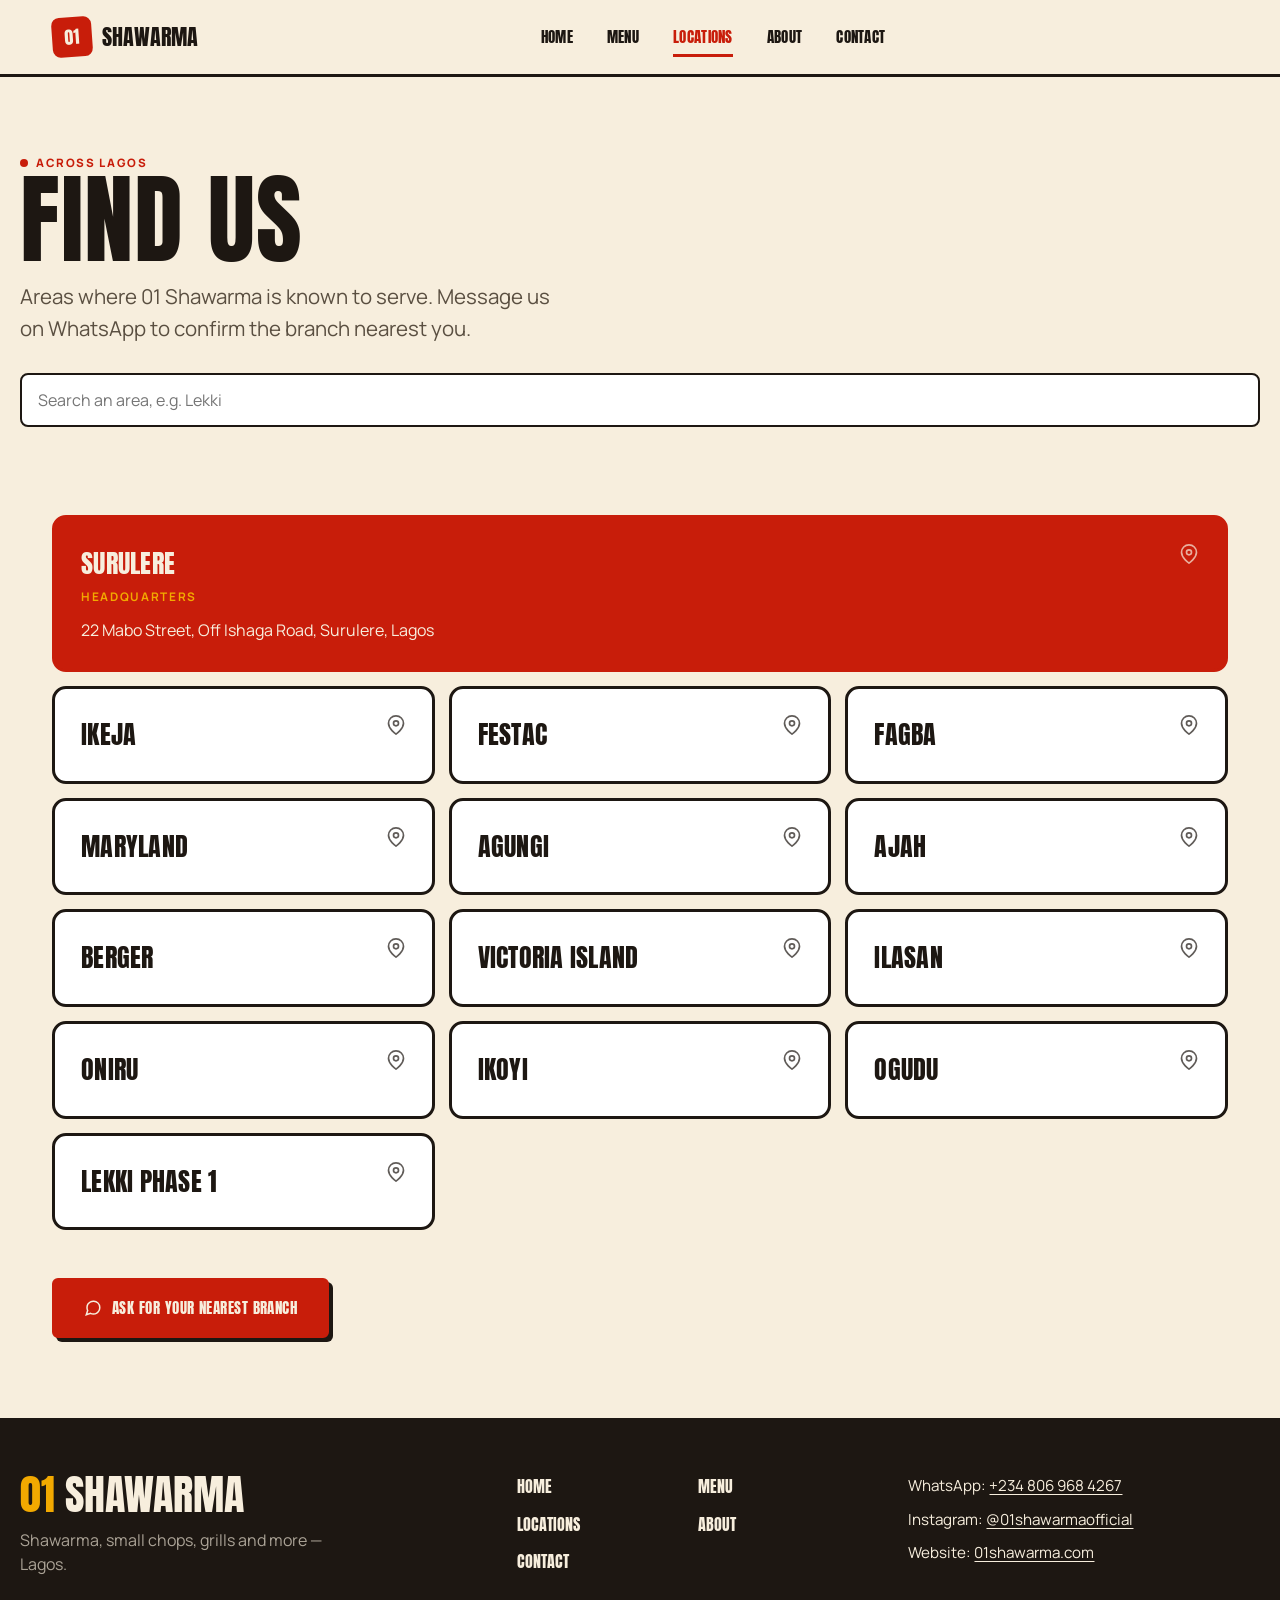
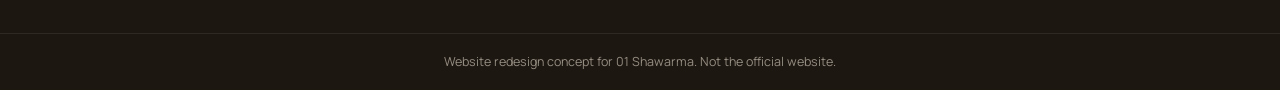
<file: locations.html>
<!DOCTYPE html>
<html lang="en">
<head>
<meta charset="UTF-8" />
<meta name="viewport" content="width=device-width, initial-scale=1.0" />
<title>Locations — 01 Shawarma Across Lagos</title>
<meta name="description" content="Find 01 Shawarma in Surulere, Ikeja, Festac, Lekki Phase 1, Victoria Island and more areas across Lagos." />
<meta property="og:title" content="01 Shawarma Locations in Lagos" />
<meta property="og:description" content="Surulere HQ plus areas across Lagos. Confirm your nearest branch on WhatsApp." />
<link rel="stylesheet" href="css/style.css" />
</head>
<body>

<header class="nav">
  <div class="wrap nav__row">
    <a href="index.html" class="logo" aria-label="01 Shawarma home"><span class="logo__mark">01</span> Shawarma</a>
    <nav class="nav__links" aria-label="Main">
      <a href="index.html">Home</a>
      <a href="menu.html">Menu</a>
      <a href="locations.html" class="is-active">Locations</a>
      <a href="about.html">About</a>
      <a href="contact.html">Contact</a>
    </nav>
    <div class="nav__actions">
      <a class="btn btn--primary btn--sm nav__whatsapp-desktop" href="https://wa.me/2348069684267?text=Hi%2001%20Shawarma%2C%20I%27d%20like%20to%20place%20an%20order." target="_blank" rel="noopener noreferrer">
        <svg viewBox="0 0 24 24" fill="none" stroke="currentColor" stroke-width="2"><path d="M21 11.5a8.38 8.38 0 0 1-.9 3.8 8.5 8.5 0 0 1-7.6 4.7 8.38 8.38 0 0 1-3.8-.9L3 21l1.9-5.7a8.38 8.38 0 0 1-.9-3.8 8.5 8.5 0 0 1 4.7-7.6 8.38 8.38 0 0 1 3.8-.9h.5a8.48 8.48 0 0 1 8 8v.5z"/></svg>
        Order on WhatsApp
      </a>
      <button class="nav__toggle" data-nav-toggle aria-expanded="false" aria-controls="mobile-nav" aria-label="Open menu">
        <svg width="20" height="20" viewBox="0 0 24 24" fill="none" stroke="currentColor" stroke-width="2.4" stroke-linecap="round"><line x1="3" y1="6" x2="21" y2="6"/><line x1="3" y1="12" x2="21" y2="12"/><line x1="3" y1="18" x2="21" y2="18"/></svg>
      </button>
    </div>
  </div>
  <nav id="mobile-nav" class="mobile-nav" data-mobile-nav aria-label="Mobile">
    <ul>
      <li><a href="index.html">Home</a></li>
      <li><a href="menu.html">Menu</a></li>
      <li><a href="locations.html" class="is-active">Locations</a></li>
      <li><a href="about.html">About</a></li>
      <li><a href="contact.html">Contact</a></li>
    </ul>
    <div class="mobile-nav__cta">
      <a class="btn btn--primary btn--block" href="https://wa.me/2348069684267?text=Hi%2001%20Shawarma%2C%20I%27d%20like%20to%20place%20an%20order." target="_blank" rel="noopener noreferrer">Order on WhatsApp</a>
    </div>
  </nav>
</header>

<section class="wrap page-head">
  <p class="tag">Across Lagos</p>
  <h1 class="h1">Find us</h1>
  <p class="lede">Areas where 01 Shawarma is known to serve. Message us on WhatsApp to confirm the branch nearest you.</p>

  <div class="loc-search">
    <input type="text" placeholder="Search an area, e.g. Lekki" aria-label="Search locations by area" data-loc-search />
  </div>
</section>

<div class="wrap">
  <div class="loc-grid">
    <article class="loc-card loc-card--hq" data-loc-card data-area="Surulere">
      <div class="loc-card__top">
        <h2>Surulere</h2>
        <svg viewBox="0 0 24 24" fill="none" stroke="currentColor" stroke-width="2"><path d="M21 10c0 7-9 13-9 13s-9-6-9-13a9 9 0 0 1 18 0z"/><circle cx="12" cy="10" r="3"/></svg>
      </div>
      <p class="loc-card__hq-label">Headquarters</p>
      <p class="loc-card__addr">22 Mabo Street, Off Ishaga Road, Surulere, Lagos</p>
    </article>

    <article class="loc-card" data-loc-card data-area="Ikeja">
      <div class="loc-card__top"><h2>Ikeja</h2><svg viewBox="0 0 24 24" fill="none" stroke="currentColor" stroke-width="2"><path d="M21 10c0 7-9 13-9 13s-9-6-9-13a9 9 0 0 1 18 0z"/><circle cx="12" cy="10" r="3"/></svg></div>
    </article>
    <article class="loc-card" data-loc-card data-area="Festac"><div class="loc-card__top"><h2>Festac</h2><svg viewBox="0 0 24 24" fill="none" stroke="currentColor" stroke-width="2"><path d="M21 10c0 7-9 13-9 13s-9-6-9-13a9 9 0 0 1 18 0z"/><circle cx="12" cy="10" r="3"/></svg></div></article>
    <article class="loc-card" data-loc-card data-area="Fagba"><div class="loc-card__top"><h2>Fagba</h2><svg viewBox="0 0 24 24" fill="none" stroke="currentColor" stroke-width="2"><path d="M21 10c0 7-9 13-9 13s-9-6-9-13a9 9 0 0 1 18 0z"/><circle cx="12" cy="10" r="3"/></svg></div></article>
    <article class="loc-card" data-loc-card data-area="Maryland"><div class="loc-card__top"><h2>Maryland</h2><svg viewBox="0 0 24 24" fill="none" stroke="currentColor" stroke-width="2"><path d="M21 10c0 7-9 13-9 13s-9-6-9-13a9 9 0 0 1 18 0z"/><circle cx="12" cy="10" r="3"/></svg></div></article>
    <article class="loc-card" data-loc-card data-area="Agungi"><div class="loc-card__top"><h2>Agungi</h2><svg viewBox="0 0 24 24" fill="none" stroke="currentColor" stroke-width="2"><path d="M21 10c0 7-9 13-9 13s-9-6-9-13a9 9 0 0 1 18 0z"/><circle cx="12" cy="10" r="3"/></svg></div></article>
    <article class="loc-card" data-loc-card data-area="Ajah"><div class="loc-card__top"><h2>Ajah</h2><svg viewBox="0 0 24 24" fill="none" stroke="currentColor" stroke-width="2"><path d="M21 10c0 7-9 13-9 13s-9-6-9-13a9 9 0 0 1 18 0z"/><circle cx="12" cy="10" r="3"/></svg></div></article>
    <article class="loc-card" data-loc-card data-area="Berger"><div class="loc-card__top"><h2>Berger</h2><svg viewBox="0 0 24 24" fill="none" stroke="currentColor" stroke-width="2"><path d="M21 10c0 7-9 13-9 13s-9-6-9-13a9 9 0 0 1 18 0z"/><circle cx="12" cy="10" r="3"/></svg></div></article>
    <article class="loc-card" data-loc-card data-area="Victoria Island"><div class="loc-card__top"><h2>Victoria Island</h2><svg viewBox="0 0 24 24" fill="none" stroke="currentColor" stroke-width="2"><path d="M21 10c0 7-9 13-9 13s-9-6-9-13a9 9 0 0 1 18 0z"/><circle cx="12" cy="10" r="3"/></svg></div></article>
    <article class="loc-card" data-loc-card data-area="Ilasan"><div class="loc-card__top"><h2>Ilasan</h2><svg viewBox="0 0 24 24" fill="none" stroke="currentColor" stroke-width="2"><path d="M21 10c0 7-9 13-9 13s-9-6-9-13a9 9 0 0 1 18 0z"/><circle cx="12" cy="10" r="3"/></svg></div></article>
    <article class="loc-card" data-loc-card data-area="Oniru"><div class="loc-card__top"><h2>Oniru</h2><svg viewBox="0 0 24 24" fill="none" stroke="currentColor" stroke-width="2"><path d="M21 10c0 7-9 13-9 13s-9-6-9-13a9 9 0 0 1 18 0z"/><circle cx="12" cy="10" r="3"/></svg></div></article>
    <article class="loc-card" data-loc-card data-area="Ikoyi"><div class="loc-card__top"><h2>Ikoyi</h2><svg viewBox="0 0 24 24" fill="none" stroke="currentColor" stroke-width="2"><path d="M21 10c0 7-9 13-9 13s-9-6-9-13a9 9 0 0 1 18 0z"/><circle cx="12" cy="10" r="3"/></svg></div></article>
    <article class="loc-card" data-loc-card data-area="Ogudu"><div class="loc-card__top"><h2>Ogudu</h2><svg viewBox="0 0 24 24" fill="none" stroke="currentColor" stroke-width="2"><path d="M21 10c0 7-9 13-9 13s-9-6-9-13a9 9 0 0 1 18 0z"/><circle cx="12" cy="10" r="3"/></svg></div></article>
    <article class="loc-card" data-loc-card data-area="Lekki Phase 1"><div class="loc-card__top"><h2>Lekki Phase 1</h2><svg viewBox="0 0 24 24" fill="none" stroke="currentColor" stroke-width="2"><path d="M21 10c0 7-9 13-9 13s-9-6-9-13a9 9 0 0 1 18 0z"/><circle cx="12" cy="10" r="3"/></svg></div></article>
  </div>

  <div style="margin-top:48px; margin-bottom:80px;">
    <a class="btn btn--primary" href="https://wa.me/2348069684267?text=Hi%2001%20Shawarma%2C%20which%20branch%20is%20closest%20to%20me%3F" target="_blank" rel="noopener noreferrer">
      <svg viewBox="0 0 24 24" fill="none" stroke="currentColor" stroke-width="2"><path d="M21 11.5a8.38 8.38 0 0 1-.9 3.8 8.5 8.5 0 0 1-7.6 4.7 8.38 8.38 0 0 1-3.8-.9L3 21l1.9-5.7a8.38 8.38 0 0 1-.9-3.8 8.5 8.5 0 0 1 4.7-7.6 8.38 8.38 0 0 1 3.8-.9h.5a8.48 8.48 0 0 1 8 8v.5z"/></svg>
      Ask for your nearest branch
    </a>
  </div>
</div>

<footer class="footer">
  <div class="wrap footer__grid">
    <div>
      <p class="footer__brand"><span>01</span> Shawarma</p>
      <p class="footer__tag">Shawarma, small chops, grills and more — Lagos.</p>
    </div>
    <nav class="footer__links" aria-label="Footer">
      <a href="index.html">Home</a>
      <a href="menu.html">Menu</a>
      <a href="locations.html">Locations</a>
      <a href="about.html">About</a>
      <a href="contact.html">Contact</a>
    </nav>
    <div class="footer__contact">
      <p>WhatsApp: <a href="https://wa.me/2348069684267?text=Hi%2001%20Shawarma%2C%20I%27d%20like%20to%20place%20an%20order." target="_blank" rel="noopener noreferrer">+234 806 968 4267</a></p>
      <p>Instagram: <a href="https://instagram.com/01shawarmaofficial" target="_blank" rel="noopener noreferrer">@01shawarmaofficial</a></p>
      <p>Website: <a href="https://01shawarma.com" target="_blank" rel="noopener noreferrer">01shawarma.com</a></p>
    </div>
  </div>
  <div class="footer__bottom">Website redesign concept for 01 Shawarma. Not the official website.</div>
</footer>

<div class="mobile-order-bar">
  <a class="btn btn--primary btn--block" href="https://wa.me/2348069684267?text=Hi%2001%20Shawarma%2C%20I%27d%20like%20to%20place%20an%20order." target="_blank" rel="noopener noreferrer">
    <svg viewBox="0 0 24 24" fill="none" stroke="currentColor" stroke-width="2"><path d="M21 11.5a8.38 8.38 0 0 1-.9 3.8 8.5 8.5 0 0 1-7.6 4.7 8.38 8.38 0 0 1-3.8-.9L3 21l1.9-5.7a8.38 8.38 0 0 1-.9-3.8 8.5 8.5 0 0 1 4.7-7.6 8.38 8.38 0 0 1 3.8-.9h.5a8.48 8.48 0 0 1 8 8v.5z"/></svg>
    Order on WhatsApp
  </a>
</div>

<script src="js/script.js"></script>
</body>
</html>
</file>
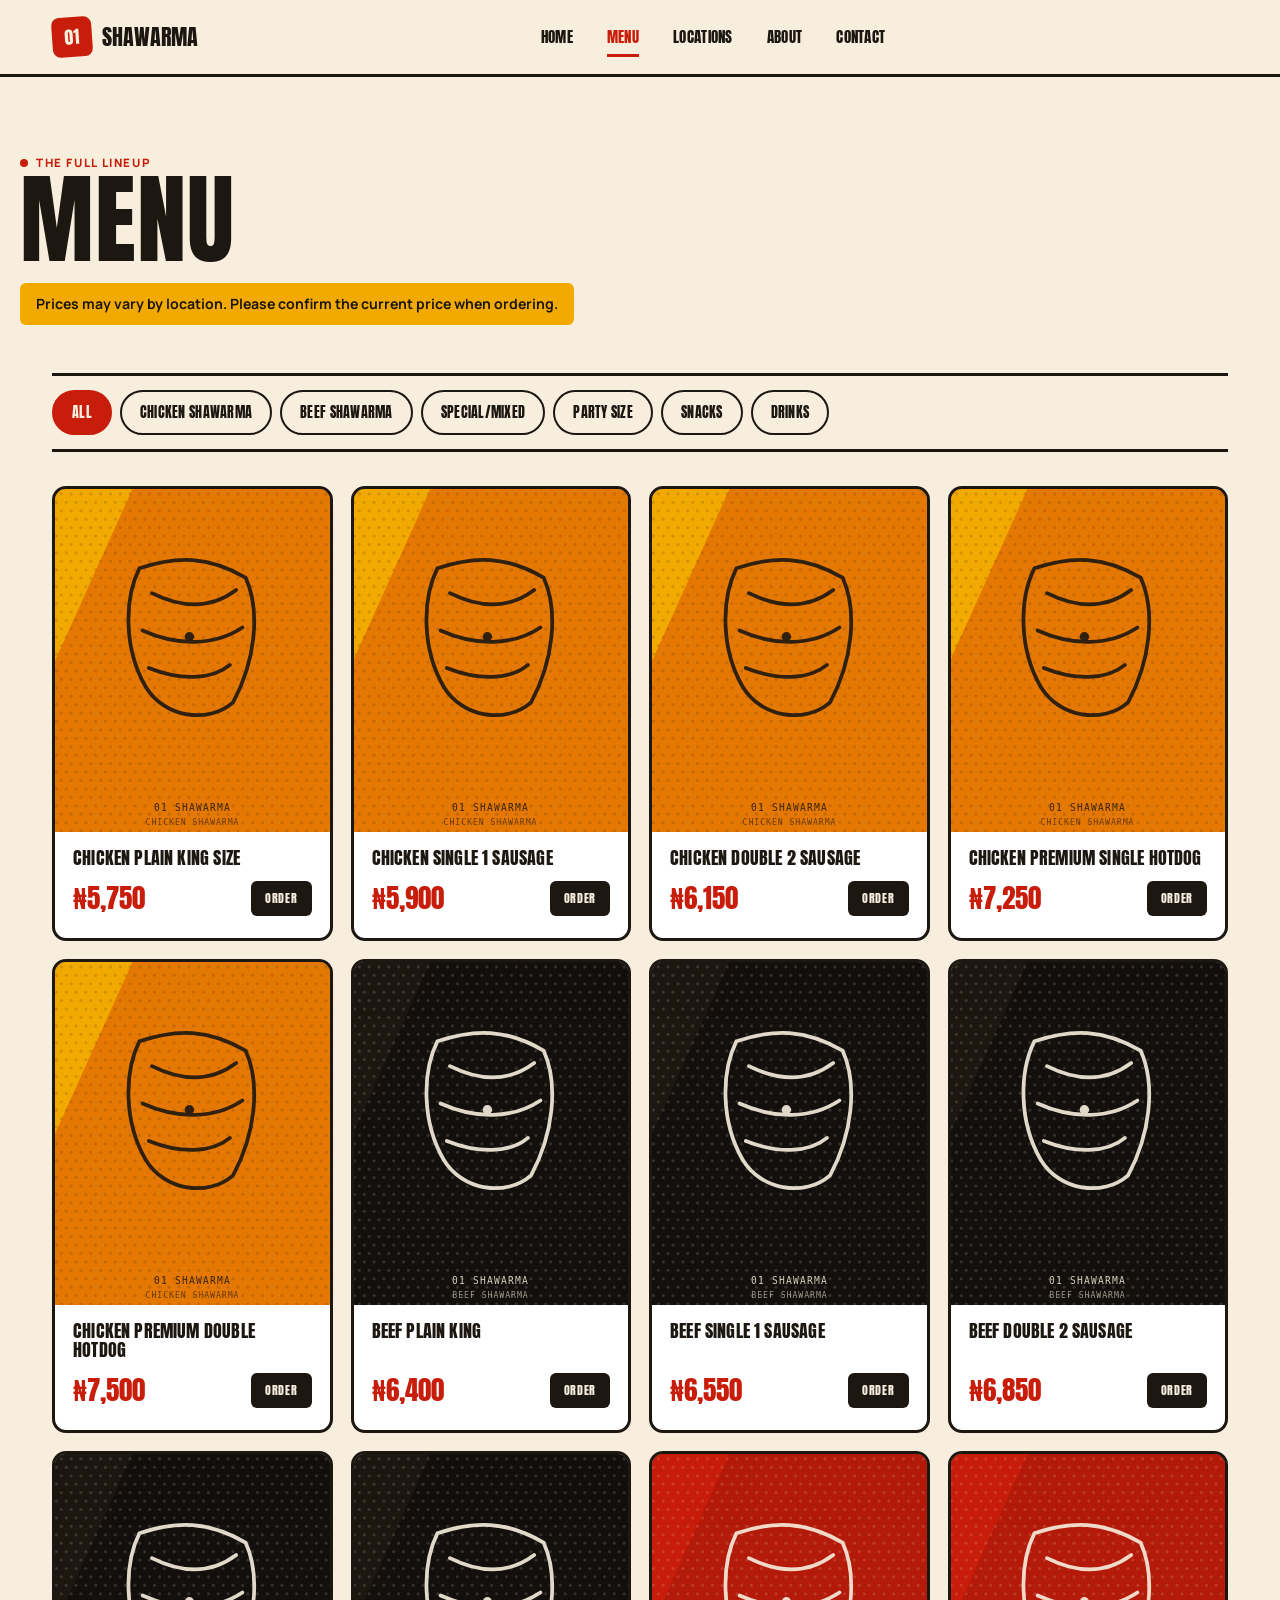
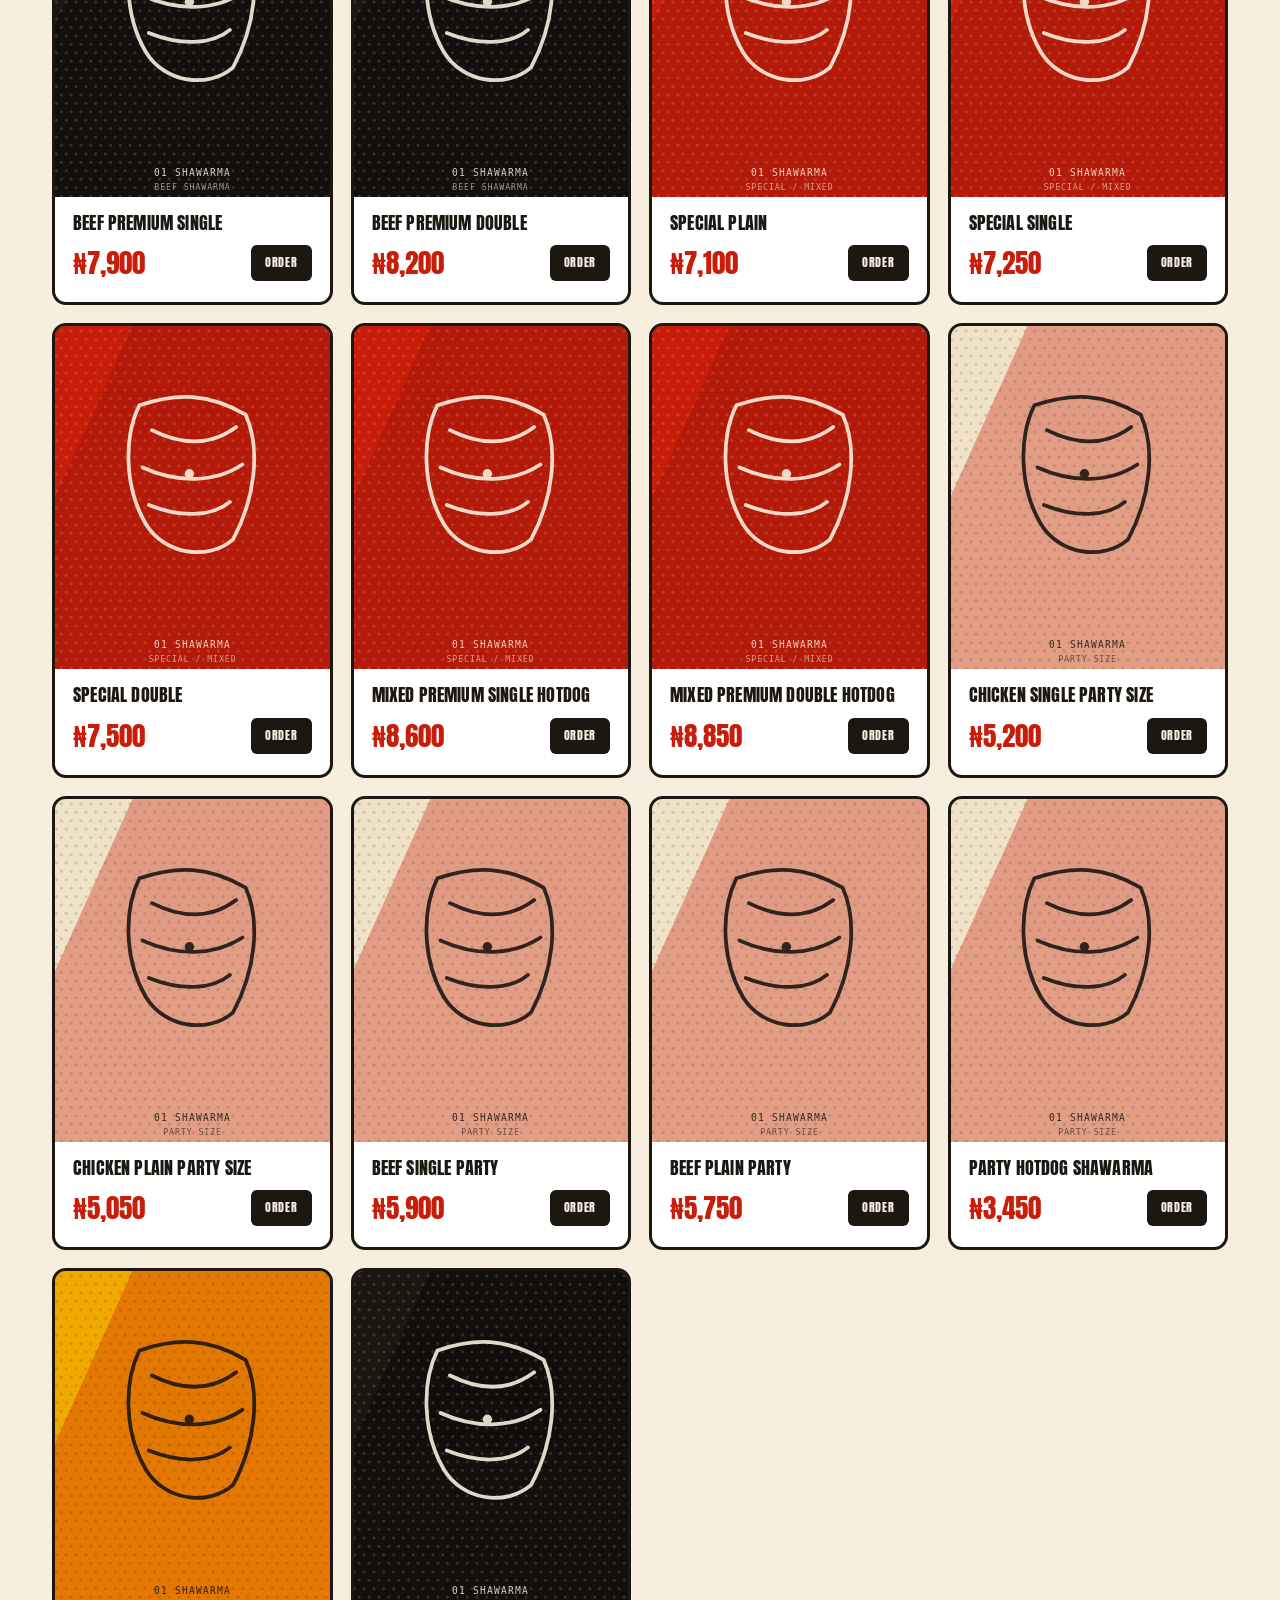
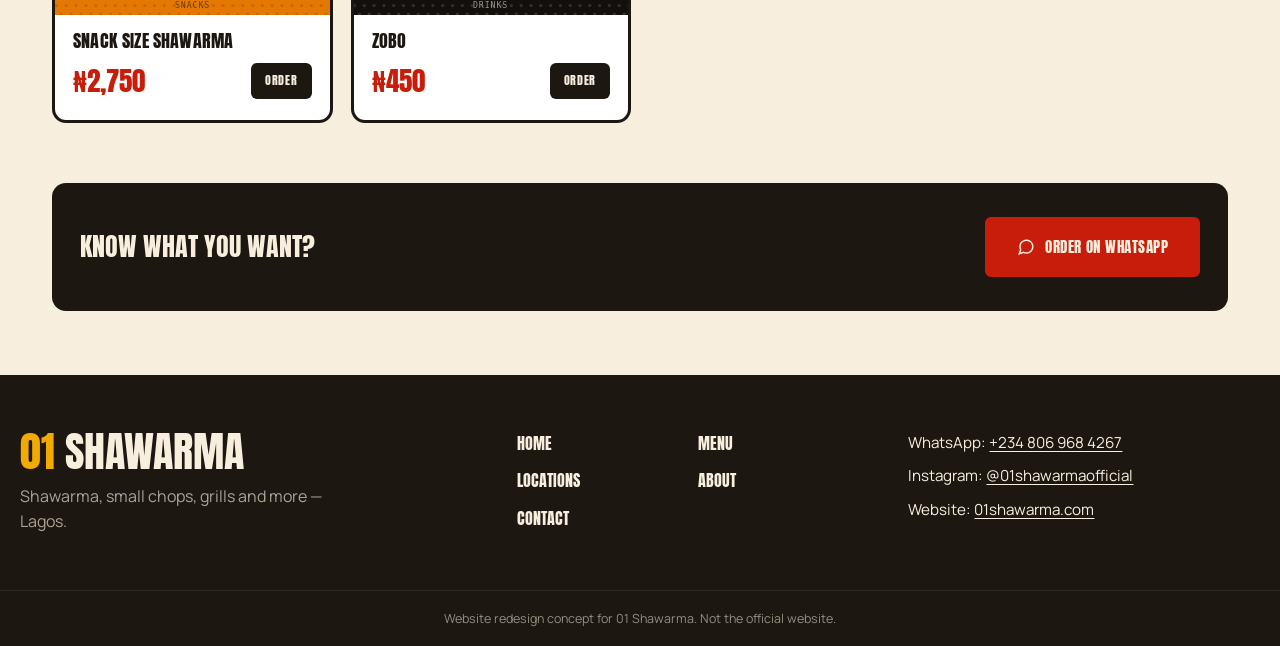
<file: menu.html>
<!DOCTYPE html>
<html lang="en">
<head>
<meta charset="UTF-8" />
<meta name="viewport" content="width=device-width, initial-scale=1.0" />
<title>Menu &amp; Prices — 01 Shawarma Lagos</title>
<meta name="description" content="Chicken, beef, special and mixed shawarma, party sizes, snacks and Zobo. Browse 01 Shawarma prices and order on WhatsApp." />
<meta property="og:title" content="Menu &amp; Prices — 01 Shawarma" />
<meta property="og:description" content="Browse the full 01 Shawarma menu and order on WhatsApp." />
<link rel="stylesheet" href="css/style.css" />
</head>
<body>

<header class="nav">
  <div class="wrap nav__row">
    <a href="index.html" class="logo" aria-label="01 Shawarma home"><span class="logo__mark">01</span> Shawarma</a>
    <nav class="nav__links" aria-label="Main">
      <a href="index.html">Home</a>
      <a href="menu.html" class="is-active">Menu</a>
      <a href="locations.html">Locations</a>
      <a href="about.html">About</a>
      <a href="contact.html">Contact</a>
    </nav>
    <div class="nav__actions">
      <a class="btn btn--primary btn--sm nav__whatsapp-desktop" href="https://wa.me/2348069684267?text=Hi%2001%20Shawarma%2C%20I%27d%20like%20to%20place%20an%20order." target="_blank" rel="noopener noreferrer">
        <svg viewBox="0 0 24 24" fill="none" stroke="currentColor" stroke-width="2"><path d="M21 11.5a8.38 8.38 0 0 1-.9 3.8 8.5 8.5 0 0 1-7.6 4.7 8.38 8.38 0 0 1-3.8-.9L3 21l1.9-5.7a8.38 8.38 0 0 1-.9-3.8 8.5 8.5 0 0 1 4.7-7.6 8.38 8.38 0 0 1 3.8-.9h.5a8.48 8.48 0 0 1 8 8v.5z"/></svg>
        Order on WhatsApp
      </a>
      <button class="nav__toggle" data-nav-toggle aria-expanded="false" aria-controls="mobile-nav" aria-label="Open menu">
        <svg width="20" height="20" viewBox="0 0 24 24" fill="none" stroke="currentColor" stroke-width="2.4" stroke-linecap="round"><line x1="3" y1="6" x2="21" y2="6"/><line x1="3" y1="12" x2="21" y2="12"/><line x1="3" y1="18" x2="21" y2="18"/></svg>
      </button>
    </div>
  </div>
  <nav id="mobile-nav" class="mobile-nav" data-mobile-nav aria-label="Mobile">
    <ul>
      <li><a href="index.html">Home</a></li>
      <li><a href="menu.html" class="is-active">Menu</a></li>
      <li><a href="locations.html">Locations</a></li>
      <li><a href="about.html">About</a></li>
      <li><a href="contact.html">Contact</a></li>
    </ul>
    <div class="mobile-nav__cta">
      <a class="btn btn--primary btn--block" href="https://wa.me/2348069684267?text=Hi%2001%20Shawarma%2C%20I%27d%20like%20to%20place%20an%20order." target="_blank" rel="noopener noreferrer">Order on WhatsApp</a>
    </div>
  </nav>
</header>

<section class="wrap page-head">
  <p class="tag">The full lineup</p>
  <h1 class="h1">Menu</h1>
  <p class="notice">Prices may vary by location. Please confirm the current price when ordering.</p>
</section>

<div class="wrap" style="position:relative;">
  <div class="menu-tabs" role="tablist" aria-label="Menu categories" data-menu-tabs>
    <button class="menu-tab is-active" role="tab" aria-selected="true" data-category="">All</button>
    <button class="menu-tab" role="tab" aria-selected="false" data-category="Chicken Shawarma">Chicken Shawarma</button>
    <button class="menu-tab" role="tab" aria-selected="false" data-category="Beef Shawarma">Beef Shawarma</button>
    <button class="menu-tab" role="tab" aria-selected="false" data-category="Special/Mixed">Special/Mixed</button>
    <button class="menu-tab" role="tab" aria-selected="false" data-category="Party Size">Party Size</button>
    <button class="menu-tab" role="tab" aria-selected="false" data-category="Snacks">Snacks</button>
    <button class="menu-tab" role="tab" aria-selected="false" data-category="Drinks">Drinks</button>
  </div>

  <div class="menu-grid">
    <!-- Chicken Shawarma -->
    <article class="menu-item card-product is-visible" data-menu-item data-category="Chicken Shawarma">
      <div class="card-product__media"><img src="images/menu-chicken.svg" alt="Photo of 01 Shawarma Chicken Plain King Size" loading="lazy" /></div>
      <div class="card-product__body"><h3 class="card-product__name">Chicken Plain King Size</h3>
        <div class="card-product__row"><span class="price">₦5,750</span><a class="card-product__order" href="https://wa.me/2348069684267?text=Hi%2001%20Shawarma%2C%20I%27d%20like%20to%20order%3A%20Chicken%20Plain%20King%20Size" target="_blank" rel="noopener noreferrer">Order</a></div>
      </div>
    </article>
    <article class="menu-item card-product is-visible" data-menu-item data-category="Chicken Shawarma">
      <div class="card-product__media"><img src="images/menu-chicken.svg" alt="Photo of 01 Shawarma Chicken Single 1 Sausage" loading="lazy" /></div>
      <div class="card-product__body"><h3 class="card-product__name">Chicken Single 1 Sausage</h3>
        <div class="card-product__row"><span class="price">₦5,900</span><a class="card-product__order" href="https://wa.me/2348069684267?text=Hi%2001%20Shawarma%2C%20I%27d%20like%20to%20order%3A%20Chicken%20Single%201%20Sausage" target="_blank" rel="noopener noreferrer">Order</a></div>
      </div>
    </article>
    <article class="menu-item card-product is-visible" data-menu-item data-category="Chicken Shawarma">
      <div class="card-product__media"><img src="images/menu-chicken.svg" alt="Photo of 01 Shawarma Chicken Double 2 Sausage" loading="lazy" /></div>
      <div class="card-product__body"><h3 class="card-product__name">Chicken Double 2 Sausage</h3>
        <div class="card-product__row"><span class="price">₦6,150</span><a class="card-product__order" href="https://wa.me/2348069684267?text=Hi%2001%20Shawarma%2C%20I%27d%20like%20to%20order%3A%20Chicken%20Double%202%20Sausage" target="_blank" rel="noopener noreferrer">Order</a></div>
      </div>
    </article>
    <article class="menu-item card-product is-visible" data-menu-item data-category="Chicken Shawarma">
      <div class="card-product__media"><img src="images/menu-chicken.svg" alt="Photo of 01 Shawarma Chicken Premium Single Hotdog" loading="lazy" /></div>
      <div class="card-product__body"><h3 class="card-product__name">Chicken Premium Single Hotdog</h3>
        <div class="card-product__row"><span class="price">₦7,250</span><a class="card-product__order" href="https://wa.me/2348069684267?text=Hi%2001%20Shawarma%2C%20I%27d%20like%20to%20order%3A%20Chicken%20Premium%20Single%20Hotdog" target="_blank" rel="noopener noreferrer">Order</a></div>
      </div>
    </article>
    <article class="menu-item card-product is-visible" data-menu-item data-category="Chicken Shawarma">
      <div class="card-product__media"><img src="images/menu-chicken.svg" alt="Photo of 01 Shawarma Chicken Premium Double Hotdog" loading="lazy" /></div>
      <div class="card-product__body"><h3 class="card-product__name">Chicken Premium Double Hotdog</h3>
        <div class="card-product__row"><span class="price">₦7,500</span><a class="card-product__order" href="https://wa.me/2348069684267?text=Hi%2001%20Shawarma%2C%20I%27d%20like%20to%20order%3A%20Chicken%20Premium%20Double%20Hotdog" target="_blank" rel="noopener noreferrer">Order</a></div>
      </div>
    </article>

    <!-- Beef Shawarma -->
    <article class="menu-item card-product is-visible" data-menu-item data-category="Beef Shawarma">
      <div class="card-product__media"><img src="images/menu-beef.svg" alt="Photo of 01 Shawarma Beef Plain King" loading="lazy" /></div>
      <div class="card-product__body"><h3 class="card-product__name">Beef Plain King</h3>
        <div class="card-product__row"><span class="price">₦6,400</span><a class="card-product__order" href="https://wa.me/2348069684267?text=Hi%2001%20Shawarma%2C%20I%27d%20like%20to%20order%3A%20Beef%20Plain%20King" target="_blank" rel="noopener noreferrer">Order</a></div>
      </div>
    </article>
    <article class="menu-item card-product is-visible" data-menu-item data-category="Beef Shawarma">
      <div class="card-product__media"><img src="images/menu-beef.svg" alt="Photo of 01 Shawarma Beef Single 1 Sausage" loading="lazy" /></div>
      <div class="card-product__body"><h3 class="card-product__name">Beef Single 1 Sausage</h3>
        <div class="card-product__row"><span class="price">₦6,550</span><a class="card-product__order" href="https://wa.me/2348069684267?text=Hi%2001%20Shawarma%2C%20I%27d%20like%20to%20order%3A%20Beef%20Single%201%20Sausage" target="_blank" rel="noopener noreferrer">Order</a></div>
      </div>
    </article>
    <article class="menu-item card-product is-visible" data-menu-item data-category="Beef Shawarma">
      <div class="card-product__media"><img src="images/menu-beef.svg" alt="Photo of 01 Shawarma Beef Double 2 Sausage" loading="lazy" /></div>
      <div class="card-product__body"><h3 class="card-product__name">Beef Double 2 Sausage</h3>
        <div class="card-product__row"><span class="price">₦6,850</span><a class="card-product__order" href="https://wa.me/2348069684267?text=Hi%2001%20Shawarma%2C%20I%27d%20like%20to%20order%3A%20Beef%20Double%202%20Sausage" target="_blank" rel="noopener noreferrer">Order</a></div>
      </div>
    </article>
    <article class="menu-item card-product is-visible" data-menu-item data-category="Beef Shawarma">
      <div class="card-product__media"><img src="images/menu-beef.svg" alt="Photo of 01 Shawarma Beef Premium Single" loading="lazy" /></div>
      <div class="card-product__body"><h3 class="card-product__name">Beef Premium Single</h3>
        <div class="card-product__row"><span class="price">₦7,900</span><a class="card-product__order" href="https://wa.me/2348069684267?text=Hi%2001%20Shawarma%2C%20I%27d%20like%20to%20order%3A%20Beef%20Premium%20Single" target="_blank" rel="noopener noreferrer">Order</a></div>
      </div>
    </article>
    <article class="menu-item card-product is-visible" data-menu-item data-category="Beef Shawarma">
      <div class="card-product__media"><img src="images/menu-beef.svg" alt="Photo of 01 Shawarma Beef Premium Double" loading="lazy" /></div>
      <div class="card-product__body"><h3 class="card-product__name">Beef Premium Double</h3>
        <div class="card-product__row"><span class="price">₦8,200</span><a class="card-product__order" href="https://wa.me/2348069684267?text=Hi%2001%20Shawarma%2C%20I%27d%20like%20to%20order%3A%20Beef%20Premium%20Double" target="_blank" rel="noopener noreferrer">Order</a></div>
      </div>
    </article>

    <!-- Special/Mixed -->
    <article class="menu-item card-product is-visible" data-menu-item data-category="Special/Mixed">
      <div class="card-product__media"><img src="images/menu-special.svg" alt="Photo of 01 Shawarma Special Plain" loading="lazy" /></div>
      <div class="card-product__body"><h3 class="card-product__name">Special Plain</h3>
        <div class="card-product__row"><span class="price">₦7,100</span><a class="card-product__order" href="https://wa.me/2348069684267?text=Hi%2001%20Shawarma%2C%20I%27d%20like%20to%20order%3A%20Special%20Plain" target="_blank" rel="noopener noreferrer">Order</a></div>
      </div>
    </article>
    <article class="menu-item card-product is-visible" data-menu-item data-category="Special/Mixed">
      <div class="card-product__media"><img src="images/menu-special.svg" alt="Photo of 01 Shawarma Special Single" loading="lazy" /></div>
      <div class="card-product__body"><h3 class="card-product__name">Special Single</h3>
        <div class="card-product__row"><span class="price">₦7,250</span><a class="card-product__order" href="https://wa.me/2348069684267?text=Hi%2001%20Shawarma%2C%20I%27d%20like%20to%20order%3A%20Special%20Single" target="_blank" rel="noopener noreferrer">Order</a></div>
      </div>
    </article>
    <article class="menu-item card-product is-visible" data-menu-item data-category="Special/Mixed">
      <div class="card-product__media"><img src="images/menu-special.svg" alt="Photo of 01 Shawarma Special Double" loading="lazy" /></div>
      <div class="card-product__body"><h3 class="card-product__name">Special Double</h3>
        <div class="card-product__row"><span class="price">₦7,500</span><a class="card-product__order" href="https://wa.me/2348069684267?text=Hi%2001%20Shawarma%2C%20I%27d%20like%20to%20order%3A%20Special%20Double" target="_blank" rel="noopener noreferrer">Order</a></div>
      </div>
    </article>
    <article class="menu-item card-product is-visible" data-menu-item data-category="Special/Mixed">
      <div class="card-product__media"><img src="images/menu-special.svg" alt="Photo of 01 Shawarma Mixed Premium Single Hotdog" loading="lazy" /></div>
      <div class="card-product__body"><h3 class="card-product__name">Mixed Premium Single Hotdog</h3>
        <div class="card-product__row"><span class="price">₦8,600</span><a class="card-product__order" href="https://wa.me/2348069684267?text=Hi%2001%20Shawarma%2C%20I%27d%20like%20to%20order%3A%20Mixed%20Premium%20Single%20Hotdog" target="_blank" rel="noopener noreferrer">Order</a></div>
      </div>
    </article>
    <article class="menu-item card-product is-visible" data-menu-item data-category="Special/Mixed">
      <div class="card-product__media"><img src="images/menu-special.svg" alt="Photo of 01 Shawarma Mixed Premium Double Hotdog" loading="lazy" /></div>
      <div class="card-product__body"><h3 class="card-product__name">Mixed Premium Double Hotdog</h3>
        <div class="card-product__row"><span class="price">₦8,850</span><a class="card-product__order" href="https://wa.me/2348069684267?text=Hi%2001%20Shawarma%2C%20I%27d%20like%20to%20order%3A%20Mixed%20Premium%20Double%20Hotdog" target="_blank" rel="noopener noreferrer">Order</a></div>
      </div>
    </article>

    <!-- Party Size -->
    <article class="menu-item card-product is-visible" data-menu-item data-category="Party Size">
      <div class="card-product__media"><img src="images/menu-party.svg" alt="Photo of 01 Shawarma Chicken Single Party Size" loading="lazy" /></div>
      <div class="card-product__body"><h3 class="card-product__name">Chicken Single Party Size</h3>
        <div class="card-product__row"><span class="price">₦5,200</span><a class="card-product__order" href="https://wa.me/2348069684267?text=Hi%2001%20Shawarma%2C%20I%27d%20like%20to%20order%3A%20Chicken%20Single%20Party%20Size" target="_blank" rel="noopener noreferrer">Order</a></div>
      </div>
    </article>
    <article class="menu-item card-product is-visible" data-menu-item data-category="Party Size">
      <div class="card-product__media"><img src="images/menu-party.svg" alt="Photo of 01 Shawarma Chicken Plain Party Size" loading="lazy" /></div>
      <div class="card-product__body"><h3 class="card-product__name">Chicken Plain Party Size</h3>
        <div class="card-product__row"><span class="price">₦5,050</span><a class="card-product__order" href="https://wa.me/2348069684267?text=Hi%2001%20Shawarma%2C%20I%27d%20like%20to%20order%3A%20Chicken%20Plain%20Party%20Size" target="_blank" rel="noopener noreferrer">Order</a></div>
      </div>
    </article>
    <article class="menu-item card-product is-visible" data-menu-item data-category="Party Size">
      <div class="card-product__media"><img src="images/menu-party.svg" alt="Photo of 01 Shawarma Beef Single Party" loading="lazy" /></div>
      <div class="card-product__body"><h3 class="card-product__name">Beef Single Party</h3>
        <div class="card-product__row"><span class="price">₦5,900</span><a class="card-product__order" href="https://wa.me/2348069684267?text=Hi%2001%20Shawarma%2C%20I%27d%20like%20to%20order%3A%20Beef%20Single%20Party" target="_blank" rel="noopener noreferrer">Order</a></div>
      </div>
    </article>
    <article class="menu-item card-product is-visible" data-menu-item data-category="Party Size">
      <div class="card-product__media"><img src="images/menu-party.svg" alt="Photo of 01 Shawarma Beef Plain Party" loading="lazy" /></div>
      <div class="card-product__body"><h3 class="card-product__name">Beef Plain Party</h3>
        <div class="card-product__row"><span class="price">₦5,750</span><a class="card-product__order" href="https://wa.me/2348069684267?text=Hi%2001%20Shawarma%2C%20I%27d%20like%20to%20order%3A%20Beef%20Plain%20Party" target="_blank" rel="noopener noreferrer">Order</a></div>
      </div>
    </article>
    <article class="menu-item card-product is-visible" data-menu-item data-category="Party Size">
      <div class="card-product__media"><img src="images/menu-party.svg" alt="Photo of 01 Shawarma Party Hotdog Shawarma" loading="lazy" /></div>
      <div class="card-product__body"><h3 class="card-product__name">Party Hotdog Shawarma</h3>
        <div class="card-product__row"><span class="price">₦3,450</span><a class="card-product__order" href="https://wa.me/2348069684267?text=Hi%2001%20Shawarma%2C%20I%27d%20like%20to%20order%3A%20Party%20Hotdog%20Shawarma" target="_blank" rel="noopener noreferrer">Order</a></div>
      </div>
    </article>

    <!-- Snacks -->
    <article class="menu-item card-product is-visible" data-menu-item data-category="Snacks">
      <div class="card-product__media"><img src="images/menu-snacks.svg" alt="Photo of 01 Shawarma Snack Size Shawarma" loading="lazy" /></div>
      <div class="card-product__body"><h3 class="card-product__name">Snack Size Shawarma</h3>
        <div class="card-product__row"><span class="price">₦2,750</span><a class="card-product__order" href="https://wa.me/2348069684267?text=Hi%2001%20Shawarma%2C%20I%27d%20like%20to%20order%3A%20Snack%20Size%20Shawarma" target="_blank" rel="noopener noreferrer">Order</a></div>
      </div>
    </article>

    <!-- Drinks -->
    <article class="menu-item card-product is-visible" data-menu-item data-category="Drinks">
      <div class="card-product__media"><img src="images/menu-drinks.svg" alt="Photo of 01 Shawarma Zobo" loading="lazy" /></div>
      <div class="card-product__body"><h3 class="card-product__name">Zobo</h3>
        <div class="card-product__row"><span class="price">₦450</span><a class="card-product__order" href="https://wa.me/2348069684267?text=Hi%2001%20Shawarma%2C%20I%27d%20like%20to%20order%3A%20Zobo" target="_blank" rel="noopener noreferrer">Order</a></div>
      </div>
    </article>
  </div>

  <div class="menu-cta">
    <p>Know what you want?</p>
    <a class="btn btn--primary" href="https://wa.me/2348069684267?text=Hi%2001%20Shawarma%2C%20I%27d%20like%20to%20place%20an%20order." target="_blank" rel="noopener noreferrer">
      <svg viewBox="0 0 24 24" fill="none" stroke="currentColor" stroke-width="2"><path d="M21 11.5a8.38 8.38 0 0 1-.9 3.8 8.5 8.5 0 0 1-7.6 4.7 8.38 8.38 0 0 1-3.8-.9L3 21l1.9-5.7a8.38 8.38 0 0 1-.9-3.8 8.5 8.5 0 0 1 4.7-7.6 8.38 8.38 0 0 1 3.8-.9h.5a8.48 8.48 0 0 1 8 8v.5z"/></svg>
      Order on WhatsApp
    </a>
  </div>
</div>

<div style="height:64px;"></div>

<footer class="footer">
  <div class="wrap footer__grid">
    <div>
      <p class="footer__brand"><span>01</span> Shawarma</p>
      <p class="footer__tag">Shawarma, small chops, grills and more — Lagos.</p>
    </div>
    <nav class="footer__links" aria-label="Footer">
      <a href="index.html">Home</a>
      <a href="menu.html">Menu</a>
      <a href="locations.html">Locations</a>
      <a href="about.html">About</a>
      <a href="contact.html">Contact</a>
    </nav>
    <div class="footer__contact">
      <p>WhatsApp: <a href="https://wa.me/2348069684267?text=Hi%2001%20Shawarma%2C%20I%27d%20like%20to%20place%20an%20order." target="_blank" rel="noopener noreferrer">+234 806 968 4267</a></p>
      <p>Instagram: <a href="https://instagram.com/01shawarmaofficial" target="_blank" rel="noopener noreferrer">@01shawarmaofficial</a></p>
      <p>Website: <a href="https://01shawarma.com" target="_blank" rel="noopener noreferrer">01shawarma.com</a></p>
    </div>
  </div>
  <div class="footer__bottom">Website redesign concept for 01 Shawarma. Not the official website.</div>
</footer>

<div class="mobile-order-bar">
  <a class="btn btn--primary btn--block" href="https://wa.me/2348069684267?text=Hi%2001%20Shawarma%2C%20I%27d%20like%20to%20place%20an%20order." target="_blank" rel="noopener noreferrer">
    <svg viewBox="0 0 24 24" fill="none" stroke="currentColor" stroke-width="2"><path d="M21 11.5a8.38 8.38 0 0 1-.9 3.8 8.5 8.5 0 0 1-7.6 4.7 8.38 8.38 0 0 1-3.8-.9L3 21l1.9-5.7a8.38 8.38 0 0 1-.9-3.8 8.5 8.5 0 0 1 4.7-7.6 8.38 8.38 0 0 1 3.8-.9h.5a8.48 8.48 0 0 1 8 8v.5z"/></svg>
    Order on WhatsApp
  </a>
</div>

<script src="js/script.js"></script>
</body>
</html>
</file>
<file: css/style.css>
/* ============================================================
   01 SHAWARMA — Design System
   Lagos street-food energy, premium execution.
   ============================================================ */

@import url('https://fonts.googleapis.com/css2?family=Anton&family=Manrope:wght@400;500;600;700;800&display=swap');

:root {
  /* --- Color tokens --- */
  --red:        #C81D0A;
  --red-bright: #E8350F;
  --red-deep:   #8C1408;
  --charcoal:   #1D1712;
  --charcoal-2: #14100C;
  --cream:      #F7EEDD;
  --cream-dim:  #EFE2C8;
  --gold:       #F2A900;
  --ink:        #1D1712;

  --bg:         var(--cream);
  --text:       var(--ink);
  --text-soft:  #5A4F41;
  --surface:    #ffffff;
  --line:       var(--ink);

  /* --- Type --- */
  --font-display: 'Anton', 'Arial Narrow', sans-serif;
  --font-body: 'Manrope', -apple-system, 'Segoe UI', sans-serif;

  /* --- Spacing scale --- */
  --space-1: 0.5rem;
  --space-2: 1rem;
  --space-3: 1.5rem;
  --space-4: 2.5rem;
  --space-5: 4rem;
  --space-6: 6.5rem;

  --radius-sm: 6px;
  --radius-md: 14px;
  --container: 1240px;
}

/* --- Reset --- */
* { box-sizing: border-box; }
html { scroll-behavior: smooth; }
body {
  margin: 0;
  background: var(--bg);
  color: var(--text);
  font-family: var(--font-body);
  font-size: 16px;
  line-height: 1.55;
  -webkit-font-smoothing: antialiased;
}
img { max-width: 100%; display: block; }
a { color: inherit; text-decoration: none; }
button { font: inherit; cursor: pointer; background: none; border: none; color: inherit; }
ul { list-style: none; margin: 0; padding: 0; }
h1, h2, h3, h4 { margin: 0; font-family: var(--font-display); font-weight: 400; letter-spacing: 0.01em; }
p { margin: 0; }

:focus-visible {
  outline: 3px solid var(--gold);
  outline-offset: 2px;
}

.wrap {
  max-width: var(--container);
  margin: 0 auto;
  padding: 0 20px;
}
@media (min-width: 640px) {
  .wrap { padding: 0 32px; }
}

.section { padding: var(--space-6) 0; }
.section--tight { padding: var(--space-5) 0; }

/* --- Typography scale --- */
.h1 {
  font-size: clamp(2.6rem, 9vw, 6.2rem);
  line-height: 0.92;
  text-transform: uppercase;
}
.h2 {
  font-size: clamp(2rem, 5.2vw, 3.6rem);
  line-height: 0.95;
  text-transform: uppercase;
}
.h3 {
  font-size: clamp(1.3rem, 2.6vw, 1.7rem);
  line-height: 1.05;
  text-transform: uppercase;
}
.lede {
  font-size: clamp(1.05rem, 1.6vw, 1.3rem);
  color: var(--text-soft);
  max-width: 46ch;
}
.tag {
  display: inline-flex;
  align-items: center;
  gap: 8px;
  font-family: var(--font-body);
  font-weight: 800;
  font-size: 0.72rem;
  letter-spacing: 0.14em;
  text-transform: uppercase;
  color: var(--red);
}
.tag::before {
  content: "";
  width: 8px; height: 8px;
  background: var(--red);
  border-radius: 50%;
  flex-shrink: 0;
}
.price {
  font-family: var(--font-display);
  font-size: 1.7rem;
  color: var(--red);
}

/* --- Buttons --- */
.btn {
  display: inline-flex;
  align-items: center;
  justify-content: center;
  gap: 10px;
  font-family: var(--font-display);
  font-size: 0.95rem;
  letter-spacing: 0.03em;
  text-transform: uppercase;
  padding: 16px 30px;
  border-radius: var(--radius-sm);
  border: 2px solid var(--line);
  transition: transform 0.15s ease, background 0.15s ease, color 0.15s ease, box-shadow 0.15s ease;
  white-space: nowrap;
}
.btn:hover { transform: translateY(-2px); }
.btn:active { transform: translateY(0); }

.btn--primary {
  background: var(--red);
  border-color: var(--red);
  color: var(--cream);
  box-shadow: 4px 4px 0 var(--charcoal);
}
.btn--primary:hover { background: var(--red-bright); border-color: var(--red-bright); box-shadow: 6px 6px 0 var(--charcoal); }

.btn--dark {
  background: var(--charcoal);
  border-color: var(--charcoal);
  color: var(--cream);
  box-shadow: 4px 4px 0 var(--red);
}
.btn--dark:hover { box-shadow: 6px 6px 0 var(--red); }

.btn--outline {
  background: transparent;
  border-color: var(--line);
  color: var(--text);
}
.btn--outline:hover { background: var(--text); color: var(--bg); }

.btn--sm { padding: 10px 18px; font-size: 0.78rem; }
.btn--block { width: 100%; }

.btn svg { width: 18px; height: 18px; flex-shrink: 0; }

/* ============================================================
   NAV
   ============================================================ */
.nav {
  position: sticky;
  top: 0;
  z-index: 100;
  background: var(--cream);
  border-bottom: 3px solid var(--ink);
}
.nav__row {
  display: flex;
  align-items: center;
  justify-content: space-between;
  height: 74px;
}
.logo {
  display: flex;
  align-items: center;
  gap: 10px;
  font-family: var(--font-display);
  font-size: 1.4rem;
  text-transform: uppercase;
}
.logo__mark {
  display: flex;
  align-items: center;
  justify-content: center;
  width: 40px; height: 40px;
  background: var(--red);
  color: var(--cream);
  border-radius: 8px;
  font-size: 1.1rem;
  transform: rotate(-4deg);
}
.nav__links {
  display: none;
  align-items: center;
  gap: 34px;
}
.nav__links a {
  font-family: var(--font-display);
  font-size: 0.92rem;
  letter-spacing: 0.02em;
  text-transform: uppercase;
  position: relative;
  padding: 6px 0;
}
.nav__links a.is-active,
.nav__links a:hover { color: var(--red); }
.nav__links a.is-active::after {
  content: "";
  position: absolute; left: 0; right: 0; bottom: -3px;
  height: 3px; background: var(--red);
}
.nav__actions { display: flex; align-items: center; gap: 10px; }
.nav__toggle {
  display: flex;
  width: 44px; height: 44px;
  align-items: center; justify-content: center;
  border: 2px solid var(--ink);
  border-radius: 8px;
}
@media (min-width: 900px) {
  .nav__links { display: flex; }
  .nav__toggle { display: none; }
  .nav__whatsapp-desktop { display: inline-flex; }
}
.nav__whatsapp-desktop { display: none; }

.mobile-nav {
  display: none;
  background: var(--charcoal);
  color: var(--cream);
  border-top: 3px solid var(--ink);
}
.mobile-nav.is-open { display: block; }
.mobile-nav ul { padding: 14px 20px; }
.mobile-nav li { border-bottom: 1px solid rgba(247,238,221,0.14); }
.mobile-nav a {
  display: block;
  padding: 18px 0;
  font-family: var(--font-display);
  font-size: 2rem;
  text-transform: uppercase;
}
.mobile-nav a.is-active { color: var(--gold); }
.mobile-nav__cta { padding: 4px 20px 22px; }

.mobile-order-bar {
  position: fixed;
  left: 0; right: 0; bottom: 0;
  z-index: 90;
  padding: 12px 16px;
  background: var(--cream);
  border-top: 3px solid var(--ink);
}
@media (min-width: 640px) {
  .mobile-order-bar { display: none; }
}
body { padding-bottom: 76px; }
@media (min-width: 640px) {
  body { padding-bottom: 0; }
}

/* ============================================================
   HERO
   ============================================================ */
.hero {
  border-bottom: 3px solid var(--ink);
  overflow: hidden;
}
.hero__grid {
  display: grid;
  grid-template-columns: 1fr;
}
@media (min-width: 960px) {
  .hero__grid { grid-template-columns: 1.05fr 0.95fr; align-items: stretch; }
}
.hero__copy {
  display: flex;
  flex-direction: column;
  justify-content: center;
  padding: 56px 0 40px;
}
@media (min-width: 960px) {
  .hero__copy { padding: 0 48px 0 0; }
}
.hero__sub {
  margin-top: 18px;
  font-family: var(--font-display);
  font-size: clamp(1.2rem, 2.6vw, 1.8rem);
  text-transform: uppercase;
  color: var(--red);
}
.hero__desc {
  margin-top: 14px;
  max-width: 40ch;
  color: var(--text-soft);
  font-size: 1.1rem;
}
.hero__ctas {
  margin-top: 34px;
  display: flex;
  flex-wrap: wrap;
  gap: 14px;
}
.hero__media {
  position: relative;
  min-height: 340px;
}
@media (min-width: 960px) {
  .hero__media { border-left: 3px solid var(--ink); }
}
.hero__media img {
  width: 100%; height: 100%;
  object-fit: cover;
}
.hero__badge {
  position: absolute;
  right: 18px; bottom: 18px;
  background: var(--gold);
  color: var(--charcoal);
  border: 3px solid var(--ink);
  border-radius: 999px;
  width: 118px; height: 118px;
  display: flex; align-items: center; justify-content: center;
  text-align: center;
  font-family: var(--font-display);
  font-size: 0.82rem;
  line-height: 1.05;
  text-transform: uppercase;
  transform: rotate(-8deg);
  box-shadow: -4px 4px 0 var(--charcoal);
}

/* ============================================================
   TICKER
   ============================================================ */
.ticker {
  overflow: hidden;
  background: var(--charcoal);
  color: var(--cream);
  border-bottom: 3px solid var(--ink);
  padding: 12px 0;
}
.ticker__track {
  display: flex;
  width: max-content;
  gap: 44px;
  animation: scroll-left 26s linear infinite;
}
.ticker__track span {
  display: flex;
  align-items: center;
  gap: 44px;
  font-family: var(--font-display);
  font-size: 1.05rem;
  text-transform: uppercase;
  white-space: nowrap;
}
.ticker__track .dot { color: var(--gold); }
@keyframes scroll-left {
  from { transform: translateX(0); }
  to { transform: translateX(-50%); }
}
@media (prefers-reduced-motion: reduce) {
  .ticker__track { animation: none; }
}

/* ============================================================
   SECTION HEAD
   ============================================================ */
.section-head {
  display: flex;
  flex-wrap: wrap;
  align-items: flex-end;
  justify-content: space-between;
  gap: 18px;
  margin-bottom: 36px;
}
.section-head .tag { margin-bottom: 10px; display: block; }

/* ============================================================
   CRAVINGS / CATEGORY BENTO
   ============================================================ */
.bento {
  display: grid;
  gap: 12px;
  grid-template-columns: repeat(2, 1fr);
}
@media (min-width: 760px) {
  .bento { grid-template-columns: repeat(4, 1fr); grid-template-rows: repeat(2, 1fr); }
  .bento .tile--feature { grid-column: span 2; grid-row: span 2; }
}
.tile {
  position: relative;
  display: block;
  border: 3px solid var(--ink);
  border-radius: var(--radius-md);
  overflow: hidden;
  background: var(--charcoal);
  min-height: 190px;
}
.tile--feature { min-height: 260px; }
.tile img {
  position: absolute; inset: 0;
  width: 100%; height: 100%;
  object-fit: cover;
  transition: transform 0.5s ease;
}
.tile:hover img { transform: scale(1.06); }
.tile__scrim {
  position: absolute; inset: 0;
  background: linear-gradient(to top, rgba(20,16,12,0.86) 0%, rgba(20,16,12,0.1) 55%, transparent 70%);
}
.tile__label {
  position: absolute; left: 0; right: 0; bottom: 0;
  display: flex; align-items: center; justify-content: space-between;
  padding: 16px 18px;
  color: var(--cream);
}
.tile__label h3 { font-size: clamp(1.15rem, 2.4vw, 1.7rem); }
.tile__label svg { width: 20px; height: 20px; flex-shrink: 0; transition: transform 0.2s ease; }
.tile:hover .tile__label svg { transform: translateX(4px); }

/* ============================================================
   PRODUCT CARDS (popular picks + menu)
   ============================================================ */
.picks-grid {
  display: grid;
  gap: 18px;
  grid-template-columns: repeat(2, 1fr);
}
@media (min-width: 760px) {
  .picks-grid { grid-template-columns: repeat(4, 1fr); }
  .picks-grid > *:first-child { grid-column: span 2; grid-row: span 2; }
}
.card-product {
  display: flex;
  flex-direction: column;
  background: var(--surface);
  border: 3px solid var(--ink);
  border-radius: var(--radius-md);
  overflow: hidden;
}
.card-product__media {
  position: relative;
  aspect-ratio: 4/5;
  overflow: hidden;
  background: var(--charcoal);
}
.picks-grid > *:first-child .card-product__media { aspect-ratio: 4/5; }
.card-product__media img {
  width: 100%; height: 100%; object-fit: cover;
  transition: transform 0.5s ease;
}
.card-product:hover .card-product__media img { transform: scale(1.07); }
.card-product__body {
  padding: 16px 18px 18px;
  display: flex;
  flex-direction: column;
  gap: 10px;
  flex: 1;
}
.card-product__name {
  font-family: var(--font-display);
  font-size: 1.1rem;
  text-transform: uppercase;
  line-height: 1.1;
}
.card-product__row {
  margin-top: auto;
  display: flex;
  align-items: center;
  justify-content: space-between;
  gap: 10px;
}
.card-product__order {
  font-family: var(--font-display);
  font-size: 0.72rem;
  letter-spacing: 0.06em;
  text-transform: uppercase;
  background: var(--charcoal);
  color: var(--cream);
  padding: 9px 14px;
  border-radius: 6px;
  transition: background 0.15s ease;
}
.card-product__order:hover { background: var(--red); }

/* ============================================================
   STORY / SPLIT SECTIONS
   ============================================================ */
.split {
  display: grid;
  grid-template-columns: 1fr;
  border-top: 3px solid var(--ink);
  border-bottom: 3px solid var(--ink);
}
@media (min-width: 900px) {
  .split { grid-template-columns: 1fr 1fr; }
  .split--rev { direction: rtl; }
  .split--rev > * { direction: ltr; }
}
.split__media { min-height: 280px; position: relative; }
.split__media img { position: absolute; inset: 0; width: 100%; height: 100%; object-fit: cover; }
.split__copy {
  background: var(--charcoal);
  color: var(--cream);
  padding: 52px 24px;
  display: flex;
  flex-direction: column;
  justify-content: center;
}
@media (min-width: 640px) { .split__copy { padding: 60px 48px; } }
.split__copy .tag { color: var(--gold); }
.split__copy .tag::before { background: var(--gold); }
.split__copy p { margin-top: 20px; max-width: 42ch; opacity: 0.85; }
.split__copy .btn { margin-top: 30px; align-self: flex-start; }

.split__copy--light { background: var(--cream); color: var(--ink); }
.split__copy--light p { opacity: 1; color: var(--text-soft); }

/* ============================================================
   TESTIMONIALS
   ============================================================ */
.testimonials { display: grid; gap: 16px; grid-template-columns: 1fr; }
@media (min-width: 760px) { .testimonials { grid-template-columns: 1fr 1fr; } }
.testimonial {
  border: 3px solid var(--ink);
  border-radius: var(--radius-md);
  padding: 28px 26px;
  background: var(--surface);
}
.testimonial__mark { font-family: var(--font-display); font-size: 3.4rem; line-height: 1; color: var(--red); }
.testimonial__quote { margin-top: 4px; font-family: var(--font-display); font-size: 1.5rem; text-transform: uppercase; line-height: 1.08; }
.testimonial__author { margin-top: 14px; font-size: 0.82rem; letter-spacing: 0.08em; text-transform: uppercase; color: var(--text-soft); }

/* ============================================================
   INSTAGRAM COLLAGE
   ============================================================ */
.insta-section { background: var(--red); color: var(--cream); }
.insta-section .tag { color: var(--gold); }
.insta-section .tag::before { background: var(--gold); }
.collage {
  display: grid;
  gap: 8px;
  grid-template-columns: repeat(4, 1fr);
  grid-auto-rows: 140px;
}
@media (min-width: 640px) { .collage { grid-auto-rows: 170px; } }
.collage a { position: relative; display: block; overflow: hidden; border-radius: 8px; }
.collage img { position: absolute; inset: 0; width: 100%; height: 100%; object-fit: cover; transition: transform 0.4s ease; }
.collage a:hover img { transform: scale(1.08); }
.collage .span-2 { grid-column: span 2; grid-row: span 2; }
@media (max-width: 639px) {
  .collage .span-2 { grid-column: span 2; grid-row: span 1; }
}

/* ============================================================
   FINAL CTA
   ============================================================ */
.final-cta { border-top: 3px solid var(--ink); }
.final-cta__grid { display: grid; grid-template-columns: 1fr; }
@media (min-width: 900px) { .final-cta__grid { grid-template-columns: 1.1fr 0.9fr; } }
.final-cta__copy { display: flex; flex-direction: column; justify-content: center; padding: 56px 0; }
@media (min-width: 900px) { .final-cta__copy { padding: 0 48px 0 0; } }
.final-cta__copy .h1 { font-size: clamp(3rem, 9vw, 6.8rem); }
.final-cta__copy .h1 span { color: var(--red); }
.final-cta__media { min-height: 280px; position: relative; }
@media (min-width: 900px) { .final-cta__media { border-left: 3px solid var(--ink); } }
.final-cta__media img { position: absolute; inset: 0; width: 100%; height: 100%; object-fit: cover; }

/* ============================================================
   FOOTER
   ============================================================ */
.footer { background: var(--charcoal); color: var(--cream); }
.footer__grid {
  display: grid;
  gap: 40px;
  padding: 56px 0;
  grid-template-columns: 1fr;
}
@media (min-width: 760px) { .footer__grid { grid-template-columns: 1.3fr 1fr 1fr; } }
.footer__brand { font-family: var(--font-display); font-size: 2.6rem; text-transform: uppercase; line-height: 1; }
.footer__brand span { color: var(--gold); }
.footer__tag { margin-top: 12px; opacity: 0.65; max-width: 32ch; }
.footer__links { display: grid; grid-template-columns: 1fr 1fr; gap: 10px; }
.footer__links a { font-family: var(--font-display); text-transform: uppercase; }
.footer__links a:hover { color: var(--gold); }
.footer__contact { display: flex; flex-direction: column; gap: 10px; font-size: 0.95rem; }
.footer__contact a { text-decoration: underline; text-underline-offset: 3px; }
.footer__contact a:hover { color: var(--gold); }
.footer__bottom {
  border-top: 1px solid rgba(247,238,221,0.15);
  padding: 18px 0;
  text-align: center;
  font-size: 0.78rem;
  opacity: 0.55;
}

/* ============================================================
   PAGE HEADER (interior pages)
   ============================================================ */
.page-head { padding: 52px 0 40px; }
@media (min-width: 640px) { .page-head { padding: 72px 0 48px; } }
.page-head .h1 { max-width: 18ch; }
.page-head .lede { margin-top: 16px; }
.notice {
  display: inline-block;
  margin-top: 18px;
  background: var(--gold);
  color: var(--charcoal);
  padding: 10px 16px;
  border-radius: 6px;
  font-size: 0.88rem;
  font-weight: 700;
}

/* ============================================================
   MENU PAGE
   ============================================================ */
.menu-tabs {
  position: sticky;
  top: 73px;
  z-index: 50;
  display: flex;
  gap: 8px;
  overflow-x: auto;
  padding: 14px 0;
  margin: 0 -20px;
  padding-left: 20px; padding-right: 20px;
  background: var(--bg);
  border-top: 3px solid var(--ink);
  border-bottom: 3px solid var(--ink);
  scrollbar-width: thin;
}
@media (min-width: 640px) { .menu-tabs { margin: 0; padding-left: 0; padding-right: 0; } }
.menu-tab {
  flex-shrink: 0;
  border: 2px solid var(--ink);
  border-radius: 999px;
  padding: 10px 18px;
  font-family: var(--font-display);
  font-size: 0.85rem;
  text-transform: uppercase;
  letter-spacing: 0.02em;
  transition: background 0.15s ease, color 0.15s ease;
}
.menu-tab:hover { background: var(--charcoal); color: var(--cream); border-color: var(--charcoal); }
.menu-tab.is-active { background: var(--red); border-color: var(--red); color: var(--cream); }

.menu-grid {
  margin-top: 34px;
  display: grid;
  gap: 18px;
  grid-template-columns: repeat(2, 1fr);
}
@media (min-width: 640px) { .menu-grid { grid-template-columns: repeat(3, 1fr); } }
@media (min-width: 1000px) { .menu-grid { grid-template-columns: repeat(4, 1fr); } }
.menu-item { display: none; }
.menu-item.is-visible { display: flex; }

.menu-cta {
  margin-top: 60px;
  background: var(--charcoal);
  color: var(--cream);
  border-radius: var(--radius-md);
  padding: 34px 28px;
  display: flex;
  flex-wrap: wrap;
  align-items: center;
  justify-content: space-between;
  gap: 18px;
}
.menu-cta p { font-family: var(--font-display); font-size: 1.6rem; text-transform: uppercase; }

/* ============================================================
   LOCATIONS
   ============================================================ */
.loc-grid {
  margin-top: 40px;
  display: grid;
  gap: 14px;
  grid-template-columns: 1fr;
}
@media (min-width: 640px) { .loc-grid { grid-template-columns: 1fr 1fr; } }
@media (min-width: 960px) { .loc-grid { grid-template-columns: repeat(3, 1fr); } }
.loc-card {
  border: 3px solid var(--ink);
  border-radius: var(--radius-md);
  padding: 26px;
  background: var(--surface);
}
.loc-card--hq {
  grid-column: 1 / -1;
  background: var(--red);
  color: var(--cream);
  border-color: var(--red);
}
.loc-card__top { display: flex; align-items: flex-start; justify-content: space-between; gap: 12px; }
.loc-card__top h2 { font-size: 1.6rem; text-transform: uppercase; }
.loc-card__top svg { width: 20px; height: 20px; flex-shrink: 0; opacity: 0.7; }
.loc-card__hq-label { margin-top: 4px; font-size: 0.74rem; letter-spacing: 0.14em; text-transform: uppercase; color: var(--gold); font-weight: 700; }
.loc-card__addr { margin-top: 12px; }

.loc-search {
  margin-top: 28px;
  display: flex;
  flex-wrap: wrap;
  gap: 8px;
}
.loc-search input {
  flex: 1;
  min-width: 220px;
  font: inherit;
  padding: 13px 16px;
  border: 2px solid var(--ink);
  border-radius: 8px;
  background: var(--surface);
  color: var(--text);
}
.loc-search input:focus { outline: 3px solid var(--gold); outline-offset: 0; }

/* ============================================================
   CONTACT / ORDER
   ============================================================ */
.contact-hero { background: var(--red); color: var(--cream); border-bottom: 3px solid var(--ink); }
.contact-hero .tag { color: var(--gold); }
.contact-hero .tag::before { background: var(--gold); }
.steps {
  margin-top: 40px;
  display: grid;
  gap: 14px;
  grid-template-columns: 1fr;
}
@media (min-width: 760px) { .steps { grid-template-columns: repeat(3, 1fr); } }
.step {
  border: 2px solid var(--cream);
  border-radius: var(--radius-md);
  padding: 22px;
}
.step__num { font-family: var(--font-display); font-size: 2.2rem; color: var(--gold); }
.step p { margin-top: 8px; font-family: var(--font-display); font-size: 1.15rem; text-transform: uppercase; }

.order-now {
  margin-top: 40px;
  display: flex;
  align-items: center;
  justify-content: center;
  gap: 14px;
  width: 100%;
  background: var(--cream);
  color: var(--charcoal);
  padding: 30px;
  border-radius: var(--radius-md);
  font-family: var(--font-display);
  font-size: clamp(1.8rem, 6vw, 3.2rem);
  text-transform: uppercase;
  transition: background 0.15s ease;
}
.order-now:hover { background: var(--gold); }
.order-now svg { width: 40px; height: 40px; flex-shrink: 0; }
.order-phone { margin-top: 16px; text-align: center; font-family: var(--font-display); font-size: 1.3rem; }

.contact-cards {
  margin-top: 0;
  display: grid;
  gap: 14px;
  grid-template-columns: 1fr;
}
@media (min-width: 760px) { .contact-cards { grid-template-columns: repeat(3, 1fr); } }
.contact-card {
  display: block;
  border: 3px solid var(--ink);
  border-radius: var(--radius-md);
  padding: 26px;
  background: var(--surface);
  transition: background 0.15s ease;
}
.contact-card:hover { background: var(--cream-dim); }
.contact-card svg { width: 26px; height: 26px; color: var(--red); }
.contact-card h2 { margin-top: 14px; font-size: 1.4rem; text-transform: uppercase; }
.contact-card p { margin-top: 4px; color: var(--text-soft); }

/* ============================================================
   ABOUT
   ============================================================ */
.about-copy { padding: 52px 24px; font-size: 1.1rem; display: flex; flex-direction: column; gap: 18px; }
@media (min-width: 640px) { .about-copy { padding: 60px 48px; } }
.about-copy .btn-row { display: flex; flex-wrap: wrap; gap: 12px; margin-top: 8px; }
.about-banner { margin-top: var(--space-6); border-radius: var(--radius-md); overflow: hidden; border: 3px solid var(--ink); }
.about-banner img { width: 100%; aspect-ratio: 21/9; object-fit: cover; }

/* Reveal-on-scroll (single orchestrated moment) */
.reveal { opacity: 0; transform: translateY(18px); transition: opacity 0.6s ease, transform 0.6s ease; }
.reveal.is-visible { opacity: 1; transform: translateY(0); }
@media (prefers-reduced-motion: reduce) {
  .reveal { opacity: 1; transform: none; transition: none; }
}
</file>
